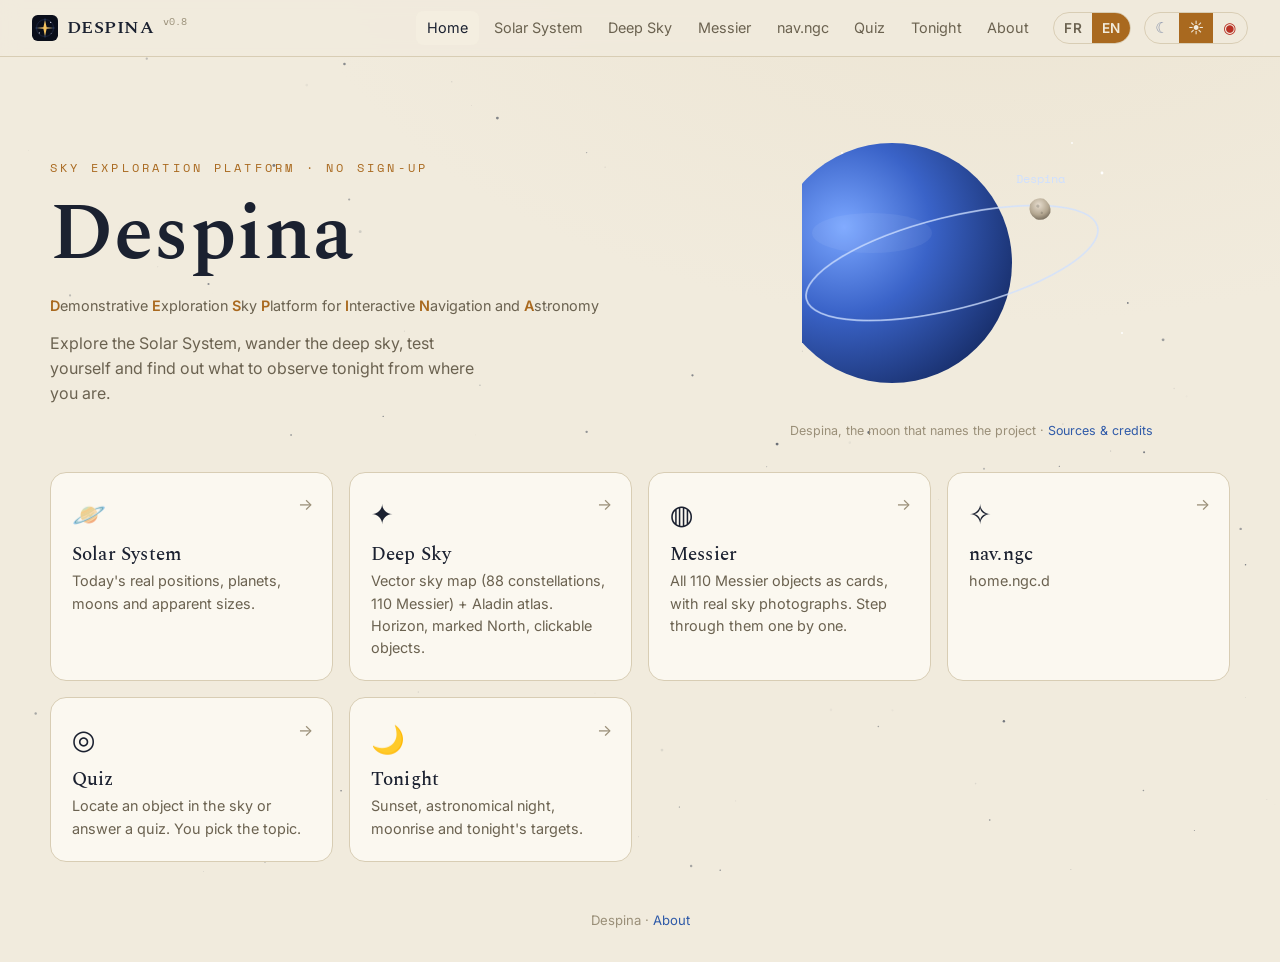
<file: index.html>
<!DOCTYPE html>
<html lang="fr" data-theme="dark">
<head>
<meta charset="utf-8">
<meta name="viewport" content="width=device-width, initial-scale=1, viewport-fit=cover">
<title>Despina — planétarium interactif</title>
<meta name="description" content="Despina : plateforme interactive d'astronomie — système solaire, ciel profond, quiz et quoi observer ce soir. Sans inscription.">
<meta name="theme-color" content="#0a0e1a">
<meta name="description" content="Carte du ciel, système solaire, catalogue Messier et quiz. Positions réelles calculées dans le navigateur, sans compte ni traceur. Fonctionne hors-ligne.">
<link rel="canonical" href="https://VOTRE-COMPTE.github.io/despina-aapp/">
<meta property="og:type" content="website">
<meta property="og:site_name" content="Despina">
<meta property="og:locale" content="fr_FR">
<meta property="og:locale:alternate" content="en_GB">
<meta property="og:url" content="https://VOTRE-COMPTE.github.io/despina-aapp/">
<meta property="og:title" content="Despina — planétarium interactif">
<meta property="og:description" content="Carte du ciel, système solaire, catalogue Messier et quiz. Positions réelles calculées dans le navigateur, sans compte ni traceur. Fonctionne hors-ligne.">
<meta property="og:image" content="https://VOTRE-COMPTE.github.io/despina-aapp/assets/img/og.png">
<meta property="og:image:width" content="1200">
<meta property="og:image:height" content="630">
<meta property="og:image:alt" content="Despina — planétarium interactif">
<meta name="twitter:card" content="summary_large_image">
<meta name="twitter:title" content="Despina — planétarium interactif">
<meta name="twitter:description" content="Carte du ciel, système solaire, catalogue Messier et quiz. Positions réelles calculées dans le navigateur, sans compte ni traceur. Fonctionne hors-ligne.">
<meta name="twitter:image" content="https://VOTRE-COMPTE.github.io/despina-aapp/assets/img/og.png">
<link rel="icon" href="./assets/img/icon.svg">
<link rel="manifest" href="./manifest.json">
<link rel="apple-touch-icon" href="./assets/img/icon.svg">
<meta name="apple-mobile-web-app-capable" content="yes">
<link rel="preconnect" href="https://fonts.googleapis.com">
<link rel="preconnect" href="https://fonts.gstatic.com" crossorigin>
<link href="https://fonts.googleapis.com/css2?family=Spectral:wght@400;500;600&family=Inter:wght@400;500;600&family=Space+Mono&display=swap" rel="stylesheet">
<link rel="stylesheet" href="./assets/css/base.css">
<script src="./assets/js/i18n.js"></script>
<script src="./assets/js/theme.js"></script>
<style>
  .hero { position:relative; overflow:hidden; }
  #stars { position:absolute; inset:0; width:100%; height:100%; z-index:0; }
  .hero-inner { position:relative; z-index:1; padding:clamp(2rem,5vw,3.5rem) 0 1rem; }
  .hero-top { display:grid; grid-template-columns:1.1fr .9fr; gap:2rem; align-items:center; }
  @media (max-width:820px){ .hero-top { grid-template-columns:1fr; } }
  .hero h1 { font-size:clamp(2.6rem,8vw,5rem); font-weight:600; letter-spacing:1px; margin:.1em 0 .1em; }
  .hero .acr { color:var(--muted); font-size:.9rem; }
  .hero .acr b { color:var(--accent); font-weight:600; }
  .lede { color:var(--muted); max-width:44ch; margin:.7rem 0 0; }
  .despina-card { text-align:center; }
  .despina-card .hero-art { width:100%; max-width:340px; height:auto; margin:0 auto; display:block; border-radius:14px; }
  .cap { color:var(--faint); font-size:.78rem; margin:.5rem 0 0; }
  .grid { display:grid; grid-template-columns:repeat(auto-fit,minmax(230px,1fr)); gap:1rem; margin-top:2rem; }
  .tile { position:relative; display:block; text-decoration:none; color:inherit; background:var(--surface);
    border:1px solid var(--line); border-radius:16px; padding:1.3rem; overflow:hidden; transition:transform .18s,border-color .18s; }
  .tile:hover { transform:translateY(-3px); border-color:var(--accent); text-decoration:none; }
  .tile .ic { font-size:1.7rem; } .tile h3 { margin:.5rem 0 .25rem; font-size:1.2rem; }
  .tile p { margin:0; color:var(--muted); font-size:.9rem; } .tile .go { position:absolute; top:1.2rem; right:1.2rem; color:var(--faint); }
</style>
</head>
<body>
<a href="#main" class="skip" data-i18n="nav.home">Accueil</a>
<header class="topbar">
  <span class="brand"><img src="./assets/img/icon.svg" width="26" height="26" alt=""><b>DESPINA</b><span class="v">v0.8</span></span>
  <nav class="nav">
    <a href="./index.html" class="active" data-i18n="nav.home">Accueil</a>
    <a href="./solar.html" data-i18n="nav.solar">Système solaire</a>
    <a href="./deepsky.html" data-i18n="nav.deepsky">Ciel profond</a>
    <a href="./messier.html" data-i18n="nav.messier">Messier</a>
    <a href="./ngc.html" data-i18n="nav.ngc">NGC</a>
    <a href="./quiz.html" data-i18n="nav.quiz">Quiz</a>
    <a href="./observe.html" data-i18n="nav.observe">Ce soir</a>
    <a href="./info.html" data-i18n="nav.info">Infos</a>
  </nav>
  <span data-lang-switch></span>
  <span data-theme-switch></span>
</header>

<main id="main" class="hero">
  <canvas id="stars" aria-hidden="true"></canvas>
  <div class="wrap hero-inner">
    <div class="hero-top">
      <div>
        <p class="eyebrow" data-i18n="home.eyebrow">Plateforme d'exploration du ciel · sans inscription</p>
        <h1>Despina</h1>
        <p class="acr" data-i18n-html="home.acronym"></p>
        <p class="lede" data-i18n="home.lede"></p>
      </div>
      <div class="despina-card">
        <svg class="hero-art" viewBox="0 0 340 300" role="img" aria-label="Illustration de Despina et de Neptune">
          <defs>
            <radialGradient id="nep" cx="30%" cy="35%" r="80%">
              <stop offset="0%" stop-color="#7aa6ff"/>
              <stop offset="45%" stop-color="#3a63c8"/><stop offset="100%" stop-color="#152a63"/>
            </radialGradient>
            <radialGradient id="moon" cx="38%" cy="35%" r="75%">
              <stop offset="0%" stop-color="#e7ddce"/><stop offset="60%" stop-color="#b3a690"/><stop offset="100%" stop-color="#6b6152"/>
            </radialGradient>
          </defs>
          <!-- étoiles -->
          <g fill="#fff"><circle cx="40" cy="40" r="1.1"/><circle cx="300" cy="60" r="1.4"/><circle cx="270" cy="30" r="0.9"/>
            <circle cx="60" cy="240" r="1.2"/><circle cx="320" cy="220" r="1"/><circle cx="30" cy="150" r="0.8"/></g>
          <!-- Neptune, limbe -->
          <circle cx="90" cy="150" r="120" fill="url(#nep)"/>
          <ellipse cx="70" cy="120" rx="60" ry="20" fill="#ffffff" opacity=".06"/>
          <!-- anneau Le Verrier -->
          <ellipse cx="150" cy="150" rx="150" ry="46" fill="none" stroke="#cfe0ff" stroke-width="2" opacity=".55" transform="rotate(-14 150 150)"/>
          <ellipse cx="150" cy="150" rx="150" ry="46" fill="none" stroke="#cfe0ff" stroke-width="0.6" opacity=".9" transform="rotate(-14 150 150)"/>
          <!-- Despina, petite lune irrégulière juste en deçà de l'anneau -->
          <g transform="translate(238,96) rotate(20)">
            <path d="M0,-11 Q9,-9 11,0 Q10,10 0,11 Q-10,9 -11,-1 Q-9,-10 0,-11 Z" fill="url(#moon)"/>
            <circle cx="-3" cy="-2" r="1.6" fill="#000" opacity=".18"/><circle cx="3" cy="3" r="1.2" fill="#000" opacity=".15"/>
          </g>
          <text x="238" y="70" text-anchor="middle" font-size="12" fill="#cfe0ff" font-family="Space Mono, monospace">Despina</text>
        </svg>
        <p class="cap"><span data-i18n="home.despina.h">Despina, la lune qui donne son nom au projet</span> ·
          <a href="#" id="sources-link" data-i18n="home.despina.sources">Sources &amp; crédits</a></p>
      </div>
    </div>

    <div class="grid">
      <a class="tile" href="./solar.html"><span class="go">→</span><div class="ic">🪐</div>
        <h3 data-i18n="nav.solar">Système solaire</h3><p data-i18n="home.solar.d"></p></a>
      <a class="tile" href="./deepsky.html"><span class="go">→</span><div class="ic">✦</div>
        <h3 data-i18n="nav.deepsky">Ciel profond</h3><p data-i18n="home.deepsky.d"></p></a>
      <a class="tile" href="./messier.html"><span class="go">→</span><div class="ic">◍</div>
        <h3 data-i18n="nav.messier">Messier</h3><p data-i18n="home.messier.d"></p></a>
      <a class="tile" href="./ngc.html"><span class="go">→</span><div class="ic">✧</div>
        <h3 data-i18n="nav.ngc">NGC / IC</h3><p data-i18n="home.ngc.d"></p></a>
      <a class="tile" href="./quiz.html"><span class="go">→</span><div class="ic">◎</div>
        <h3 data-i18n="nav.quiz">Quiz</h3><p data-i18n="home.quiz.d"></p></a>
      <a class="tile" href="./observe.html"><span class="go">→</span><div class="ic">🌙</div>
        <h3 data-i18n="nav.observe">Ce soir</h3><p data-i18n="home.observe.d"></p></a>
    </div>
  </div>
</main>

<footer class="wrap" style="color:var(--faint);font-size:.82rem;text-align:center;padding-top:2rem">
  Despina · <a href="./info.html" data-i18n="nav.info">Infos</a>
</footer>

<script>
// sources Despina (modale)
document.getElementById("sources-link").addEventListener("click", e=>{
  e.preventDefault();
  const en = (window.Despina.getLang&&window.Despina.getLang())==="en";
  const html = en
   ? `<h3>Despina — sources &amp; credits</h3>
      <p>Despina (Neptune V) is the third-closest inner moon of Neptune, ~150 km across and irregular. Discovered in late July 1989 from <b>Voyager 2</b> images (S. P. Synnott &amp; the Voyager Imaging Team; designation S/1989 N 3), named in 1991 after Despoina of Greek mythology. It orbits just inside the Le Verrier ring and acts as its shepherd moon.</p>
      <p>The image above is an <b>original illustration</b> made for this app (real Voyager 2 / JWST views are extremely low-resolution).</p>
      <h4>Sources</h4><ul>
        <li><a href="https://www.nasa.gov/history/30-years-ago-voyager-2-explores-neptune/" target="_blank" rel="noopener">NASA — Voyager 2 at Neptune</a></li>
        <li><a href="https://en.wikipedia.org/wiki/Despina_(moon)" target="_blank" rel="noopener">Wikipedia — Despina (moon)</a></li>
        <li><a href="https://www.britannica.com/place/Neptune-planet/The-ring-system" target="_blank" rel="noopener">Britannica — Neptune's rings</a></li>
        <li><a href="https://earthsky.org/space/webb-sees-neptunes-rings-and-moons-wow/" target="_blank" rel="noopener">JWST image of Despina (EarthSky/NASA)</a></li></ul>`
   : `<h3>Despina — sources &amp; crédits</h3>
      <p>Despina (Neptune V) est la troisième lune interne de Neptune, ~150 km, irrégulière. Découverte fin juillet 1989 sur les images de <b>Voyager 2</b> (S. P. Synnott &amp; l'équipe imagerie Voyager ; désignation S/1989 N 3), nommée en 1991 d'après Despoina de la mythologie grecque. Elle orbite juste en deçà de l'anneau Le Verrier dont elle est la lune-berger.</p>
      <p>L'image ci-dessus est une <b>illustration originale</b> réalisée pour l'appli (les vraies vues Voyager 2 / JWST sont de très faible résolution).</p>
      <h4>Sources</h4><ul>
        <li><a href="https://www.nasa.gov/history/30-years-ago-voyager-2-explores-neptune/" target="_blank" rel="noopener">NASA — Voyager 2 à Neptune</a></li>
        <li><a href="https://fr.wikipedia.org/wiki/Despina_(lune)" target="_blank" rel="noopener">Wikipédia — Despina (lune)</a></li>
        <li><a href="https://www.britannica.com/place/Neptune-planet/The-ring-system" target="_blank" rel="noopener">Britannica — anneaux de Neptune</a></li>
        <li><a href="https://earthsky.org/space/webb-sees-neptunes-rings-and-moons-wow/" target="_blank" rel="noopener">Image JWST de Despina (EarthSky/NASA)</a></li></ul>`;
  window.Despina.modal(html);
});
// champ d'étoiles
(function(){
  const c=document.getElementById('stars'),x=c.getContext('2d');let w,h,stars,DPR;
  const reduce=matchMedia('(prefers-reduced-motion: reduce)').matches;
  const ink=v=>getComputedStyle(document.documentElement).getPropertyValue(v).trim();
  function resize(){DPR=Math.min(devicePixelRatio||1,2);w=c.clientWidth;h=c.clientHeight;c.width=w*DPR;c.height=h*DPR;x.setTransform(DPR,0,0,DPR,0,0);
    const n=Math.min(160,Math.floor(w*h/9000));stars=Array.from({length:n},()=>({x:Math.random()*w,y:Math.random()*h,r:Math.random()*1.3+.2,p:Math.random()*6.28,s:Math.random()*.02+.004}));}
  function frame(t){x.clearRect(0,0,w,h);const col=ink('--star')||'#fff';
    for(const s of stars){const a=reduce?.7:(0.35+0.35*Math.sin(s.p+t*s.s));x.globalAlpha=a;x.fillStyle=col;x.beginPath();x.arc(s.x,s.y,s.r,0,6.28);x.fill();}
    x.globalAlpha=1;if(!reduce)requestAnimationFrame(frame);}
  addEventListener('resize',resize);resize();requestAnimationFrame(frame);
})();
</script>
</body>
</html>
</file>
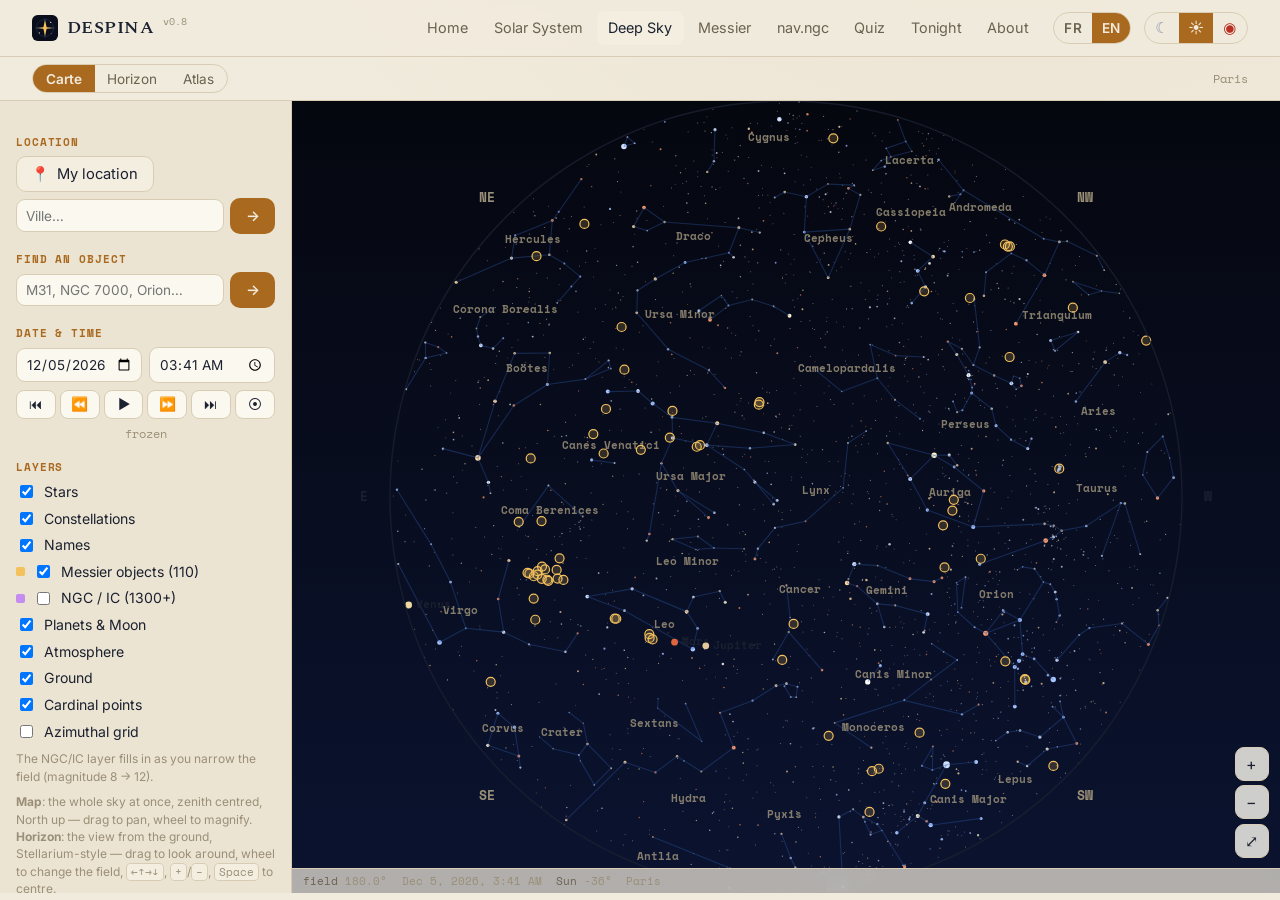
<file: deepsky.html>
<!DOCTYPE html>
<html lang="fr" data-theme="dark">
<head>
<meta charset="utf-8">
<meta name="viewport" content="width=device-width, initial-scale=1, viewport-fit=cover">
<title>Ciel profond — carte du ciel interactive | Despina</title>
<meta name="theme-color" content="#0a0e1a">
<meta name="description" content="Carte du ciel vectorielle ancrée à l'horizon : 88 constellations, 110 objets Messier et 1300+ NGC/IC. Déplacement, zoom, choix du lieu, de la date et de l'heure.">
<link rel="canonical" href="https://VOTRE-COMPTE.github.io/despina-aapp/deepsky.html">
<meta property="og:type" content="website">
<meta property="og:site_name" content="Despina">
<meta property="og:locale" content="fr_FR">
<meta property="og:locale:alternate" content="en_GB">
<meta property="og:url" content="https://VOTRE-COMPTE.github.io/despina-aapp/deepsky.html">
<meta property="og:title" content="Ciel profond — carte du ciel interactive | Despina">
<meta property="og:description" content="Carte du ciel vectorielle ancrée à l'horizon : 88 constellations, 110 objets Messier et 1300+ NGC/IC. Déplacement, zoom, choix du lieu, de la date et de l'heure.">
<meta property="og:image" content="https://VOTRE-COMPTE.github.io/despina-aapp/assets/img/og.png">
<meta property="og:image:width" content="1200">
<meta property="og:image:height" content="630">
<meta property="og:image:alt" content="Despina — planétarium interactif">
<meta name="twitter:card" content="summary_large_image">
<meta name="twitter:title" content="Ciel profond — carte du ciel interactive | Despina">
<meta name="twitter:description" content="Carte du ciel vectorielle ancrée à l'horizon : 88 constellations, 110 objets Messier et 1300+ NGC/IC.">
<meta name="twitter:image" content="https://VOTRE-COMPTE.github.io/despina-aapp/assets/img/og.png">
<link rel="icon" href="./assets/img/icon.svg">
<link rel="manifest" href="./manifest.json">
<link href="https://fonts.googleapis.com/css2?family=Spectral:wght@400;500;600&family=Inter:wght@400;500;600&family=Space+Mono&display=swap" rel="stylesheet">
<link rel="stylesheet" href="./assets/css/base.css">
<script src="./assets/js/i18n.js"></script>
<script src="./assets/js/theme.js"></script>
<style>
  .modebar{display:flex;gap:.4rem;padding:.45rem clamp(.8rem,3vw,2rem);border-bottom:1px solid var(--line);
    align-items:center;flex-wrap:wrap}
  .seg{display:inline-flex;border:1px solid var(--line);border-radius:999px;overflow:hidden}
  .seg button{background:transparent;border:0;color:var(--muted);padding:.35rem .8rem;font-family:inherit;
    cursor:pointer;font-size:.85rem;white-space:nowrap}
  .seg button[aria-pressed="true"]{background:var(--accent);color:var(--bg);font-weight:600}
  .modebar .loc{margin-left:auto;color:var(--faint);font-size:.78rem;font-family:"Space Mono",monospace;
    overflow:hidden;text-overflow:ellipsis;white-space:nowrap;max-width:42%}
  .panel-btn{display:none}

  .sky-layout{display:grid;grid-template-columns:292px 1fr;height:calc(100dvh - 108px)}
  .panel{border-right:1px solid var(--line);padding:1rem;overflow-y:auto;background:var(--bg-2)}
  .grp{margin:1rem 0 .35rem;font:600 .7rem "Space Mono",monospace;text-transform:uppercase;
    letter-spacing:.08em;color:var(--accent)}
  .row{display:flex;gap:.4rem;align-items:center;margin:.35rem 0}
  .row input[type=text],.row input[type=search],.row input[type=date],.row input[type=time]{
    flex:1;min-width:0;background:var(--surface);border:1px solid var(--line);border-radius:9px;
    color:var(--ink);padding:.45rem .55rem;font-family:inherit;font-size:.85rem}
  .toggle{display:flex;align-items:center;gap:.5rem;margin:.3rem 0;font-size:.88rem;cursor:pointer}
  .toggle .sw{width:9px;height:9px;border-radius:2px;flex:none}
  #horizon-only{display:block}
  .hint{color:var(--faint);font-size:.75rem;margin:.5rem 0 0;line-height:1.45}
  .hint kbd{background:var(--surface-2);border:1px solid var(--line);border-radius:4px;padding:0 .25rem;
    font-family:"Space Mono",monospace;font-size:.9em}

  /* barre d'écoulement du temps, à la Stellarium */
  .flow{display:flex;gap:.25rem;align-items:center;margin:.4rem 0}
  .flow button{flex:1;background:var(--surface);border:1px solid var(--line);border-radius:8px;color:var(--ink);
    cursor:pointer;font-size:.85rem;padding:.35rem 0;font-family:inherit}
  .flow button:hover{border-color:var(--accent)}
  .flow button.on{background:var(--accent);color:var(--bg);border-color:transparent}
  .rate{font:.72rem "Space Mono",monospace;color:var(--faint);text-align:center;margin:.1rem 0 0}

  .fiche{background:var(--surface);border:1px solid var(--line);border-radius:12px;padding:.7rem .8rem;margin-top:.6rem;font-size:.9rem}
  .fiche h3{margin:0 0 .2rem;font-size:1.02rem}
  .fiche .mono{color:var(--muted);font-size:.78rem;font-family:"Space Mono",monospace}
  .fiche table{width:100%;border-collapse:collapse;font-size:.76rem;margin-top:.45rem}
  .fiche td{padding:.18rem 0;border-bottom:1px dashed var(--line);color:var(--faint)}
  .fiche td:last-child{text-align:right;font-family:"Space Mono",monospace;color:var(--muted)}
  .fiche .acts{display:flex;gap:.35rem;flex-wrap:wrap;margin-top:.5rem}
  .fiche .acts .btn{font-size:.76rem;padding:.3rem .55rem}
  .fiche .fphoto{position:relative;margin:.5rem 0;border-radius:9px;overflow:hidden;background:#05070f;aspect-ratio:1/1}
  .fiche .fphoto img{width:100%;height:100%;object-fit:cover;display:block}
  .fiche .fphoto .ld{position:absolute;inset:0;display:grid;place-items:center;color:var(--faint);
    font:.7rem "Space Mono",monospace}

  #skywrap{position:relative;min-width:0;overflow:hidden}
  #skymap{width:100%;height:100%;display:block;outline:none}
  .zoombar{position:absolute;right:.7rem;bottom:2.2rem;display:flex;flex-direction:column;gap:.3rem;z-index:5}
  .zoombar button{width:34px;height:34px;border-radius:9px;background:color-mix(in srgb,var(--surface) 82%,transparent);
    border:1px solid var(--line);color:var(--ink);cursor:pointer;font-size:1rem;line-height:1;
    backdrop-filter:blur(6px);font-family:inherit}
  .zoombar button:hover{border-color:var(--accent)}
  /* barre d'état, comme le bandeau bas de Stellarium */
  .statusbar{position:absolute;left:0;right:0;bottom:0;display:flex;gap:.9rem;padding:.28rem .7rem;
    background:color-mix(in srgb,var(--bg) 72%,transparent);backdrop-filter:blur(6px);
    border-top:1px solid var(--line);font:.68rem "Space Mono",monospace;color:var(--faint);
    overflow-x:auto;white-space:nowrap;z-index:4}
  .statusbar b{color:var(--muted);font-weight:400}

  #view-aladin{height:calc(100dvh - 108px)}
  #aladin-lite-div{width:100%;height:100%}
  .al-controls{display:flex;gap:.4rem;flex-wrap:wrap;padding:.5rem clamp(.8rem,3vw,2rem);border-bottom:1px solid var(--line)}
  .al-controls input{flex:1;min-width:110px;background:var(--surface);border:1px solid var(--line);
    border-radius:9px;color:var(--ink);padding:.45rem .55rem;font-family:inherit}
  .al-controls .btn{font-size:.78rem}

  @media (max-width:860px){
    .panel-btn{display:inline-flex;align-items:center;gap:.3rem;font-size:.82rem;padding:.35rem .7rem}
    .sky-layout{grid-template-columns:1fr;height:auto}
    #skywrap{height:min(92vw,66dvh)}
    .panel{position:fixed;z-index:50;left:0;right:0;bottom:0;max-height:74dvh;border-right:0;
      border-top:1px solid var(--line);border-radius:16px 16px 0 0;box-shadow:var(--shadow);
      transform:translateY(101%);transition:transform .25s ease;padding:.9rem 1rem 1.4rem}
    .panel.open{transform:translateY(0)}
    .panel .drawer-close{display:block;position:sticky;top:0;margin:-.9rem -1rem .4rem;padding:.6rem 1rem;
      background:var(--bg-2);border:0;border-bottom:1px solid var(--line);color:var(--muted);
      width:calc(100% + 2rem);text-align:left;font-family:inherit;font-size:.85rem;cursor:pointer}
    .panel-back{position:fixed;inset:0;z-index:49;background:rgba(0,0,0,.45);border:0}
    .panel-back[hidden]{display:none}
  }
  @media (min-width:861px){ .panel .drawer-close{display:none} .panel-back{display:none} }
</style>
</head>
<body>
<header class="topbar">
  <span class="brand"><img src="./assets/img/icon.svg" width="26" height="26" alt=""><b>DESPINA</b><span class="v">v0.8</span></span>
  <nav class="nav">
    <a href="./index.html" data-i18n="nav.home">Accueil</a>
    <a href="./solar.html" data-i18n="nav.solar">Système solaire</a>
    <a href="./deepsky.html" class="active" data-i18n="nav.deepsky">Ciel profond</a>
    <a href="./messier.html" data-i18n="nav.messier">Messier</a>
    <a href="./ngc.html" data-i18n="nav.ngc">NGC</a>
    <a href="./quiz.html" data-i18n="nav.quiz">Quiz</a>
    <a href="./observe.html" data-i18n="nav.observe">Ce soir</a>
    <a href="./info.html" data-i18n="nav.info">Infos</a>
  </nav>
  <span data-lang-switch></span><span data-theme-switch></span>
</header>

<div class="modebar">
  <span class="seg" id="mode">
    <button data-m="map" aria-pressed="true" id="m-map" title="Carte tout-le-ciel, zénith au centre">Carte</button>
    <button data-m="horizon" aria-pressed="false" id="m-horizon" title="Vue depuis le sol, façon Stellarium">Horizon</button>
    <button data-m="aladin" aria-pressed="false" id="m-aladin" title="Imagerie réelle (Aladin / CDS)">Atlas</button>
  </span>
  <button class="btn panel-btn" id="panel-btn">⚙ <span id="t-settings">Réglages</span></button>
  <span class="loc" id="loc-label">Paris</span>
</div>

<div class="sky-layout" id="view-map">
  <button class="panel-back" id="panel-back" hidden aria-label="Fermer"></button>
  <aside class="panel" id="panel">
    <button class="drawer-close" id="drawer-close">✕ <span id="t-close">Fermer</span></button>

    <div class="grp" id="g-place">Lieu</div>
    <div class="row"><button class="btn" id="geo">📍 <span id="t-geo">Ma position</span></button></div>
    <div class="row"><input type="text" id="city" placeholder="Ville…" aria-label="Ville">
      <button class="btn primary" id="cityGo">→</button></div>

    <div class="grp" id="g-find">Chercher un objet</div>
    <div class="row"><input type="search" id="find" placeholder="M31, NGC 7000, Orion…" aria-label="Chercher">
      <button class="btn primary" id="findGo">→</button></div>

    <div class="grp" id="g-time">Date & heure</div>
    <div class="row"><input type="date" id="date" aria-label="Date"><input type="time" id="time" aria-label="Heure"></div>
    <div class="flow">
      <button id="f-back" title="−1 h">⏮</button>
      <button id="f-slow" title="Ralentir">⏪</button>
      <button id="f-play" title="Lecture / pause">▶</button>
      <button id="f-fast" title="Accélérer">⏩</button>
      <button id="f-fwd" title="+1 h">⏭</button>
      <button id="f-now" title="Maintenant">⦿</button>
    </div>
    <p class="rate" id="rate"></p>

    <div class="grp" id="g-layers">Calques</div>
    <label class="toggle"><input type="checkbox" id="l-stars" checked> <span id="t-stars">Étoiles</span></label>
    <label class="toggle"><input type="checkbox" id="l-const" checked> <span id="t-const">Constellations</span></label>
    <label class="toggle"><input type="checkbox" id="l-labels" checked> <span id="t-labels">Noms</span></label>
    <label class="toggle"><span class="sw" style="background:#f4c15d"></span><input type="checkbox" id="l-messier" checked> <span id="t-messier">Objets Messier</span></label>
    <label class="toggle"><span class="sw" style="background:#c58cf0"></span><input type="checkbox" id="l-dso"> <span id="t-dso">NGC / IC</span></label>
    <label class="toggle"><input type="checkbox" id="l-planets" checked> <span id="t-planets">Planètes & Lune</span></label>
    <span id="horizon-only">
      <label class="toggle"><input type="checkbox" id="l-atmosphere" checked> <span id="t-atmosphere">Atmosphère</span></label>
      <label class="toggle"><input type="checkbox" id="l-ground" checked> <span id="t-ground">Sol</span></label>
    </span>
    <label class="toggle"><input type="checkbox" id="l-cardinals" checked> <span id="t-cardinals">Points cardinaux</span></label>
    <label class="toggle"><input type="checkbox" id="l-grid"> <span id="t-grid">Grille azimutale</span></label>
    <p class="hint" id="t-dsohint"></p>

    <div id="fiche"></div>
    <p class="hint" id="t-hint"></p>
  </aside>

  <div id="skywrap">
    <canvas id="skymap"></canvas>
    <div class="zoombar">
      <button id="zin" aria-label="Zoom +">+</button>
      <button id="zout" aria-label="Zoom −">−</button>
      <button id="zreset" aria-label="Vue par défaut">⤢</button>
    </div>
    <div class="statusbar" id="status"></div>
  </div>
</div>

<div id="view-aladin" hidden>
  <div class="al-controls">
    <input id="al-q" type="search" placeholder="M31, Orion, NGC 7000…">
    <button class="btn primary" id="al-go">→</button>
    <button class="btn" data-al="P/DSS2/color">DSS2</button>
    <button class="btn" data-al="P/Mellinger/color">Voie lactée</button>
    <button class="btn" data-al="P/2MASS/color">2MASS</button>
  </div>
  <div id="aladin-lite-div"></div>
</div>

<script defer src="./assets/vendor/astronomy.browser.min.js"></script>
<script defer src="./assets/js/skymap.js"></script>
<script defer src="./assets/js/skyphoto.js"></script>
<script defer>
document.addEventListener("DOMContentLoaded",()=>{
  const D=window.Despina, lang=()=>D.getLang?D.getLang():"fr";
  const el=id=>document.getElementById(id);
  const TT={fr:{settings:"Réglages",close:"Fermer",geo:"Ma position",
      stars:"Étoiles",const:"Constellations",labels:"Noms",messier:"Objets Messier (110)",dso:"NGC / IC (1300+)",
      planets:"Planètes & Lune",grid:"Grille azimutale",atmosphere:"Atmosphère",ground:"Sol",cardinals:"Points cardinaux",
      place:"Lieu",time:"Date & heure",layers:"Calques",find:"Chercher un objet",
      dsohint:"Le calque NGC/IC s'enrichit quand tu resserres le champ (magnitude 8 → 12).",
      hint:"<b>Carte</b> : tout le ciel d'un coup, zénith au centre, Nord en haut — glisse pour déplacer, molette pour agrandir. <b>Horizon</b> : la vue depuis le sol, façon Stellarium — glisse pour tourner la tête, molette pour changer le champ, <kbd>←↑→↓</kbd>, <kbd>+</kbd>/<kbd>−</kbd>, <kbd>Espace</kbd> pour centrer.",
      selc:"Constellation",selm:"Objet Messier",seld:"Objet NGC / IC",selp:"Système solaire",
      atlas:"Atlas",card:"Fiche",center:"Centrer",photo:"photo…",
      notfound:"Ville introuvable",nf2:"Objet introuvable",below:"Objet sous l'horizon à cette heure",
      mag:"mag",cons:"Constellation",alt:"Hauteur",az:"Azimut",radec:"RA / Dec",culm:"Culmine à",
      circ:"circumpolaire",never:"ne se lève jamais",
      real:"temps réel",frozen:"figé",day:"jour",
      fov:"champ",look:"regard",sun:"Soleil"},
    en:{settings:"Settings",close:"Close",geo:"My location",
      stars:"Stars",const:"Constellations",labels:"Names",messier:"Messier objects (110)",dso:"NGC / IC (1300+)",
      planets:"Planets & Moon",grid:"Azimuthal grid",atmosphere:"Atmosphere",ground:"Ground",cardinals:"Cardinal points",
      place:"Location",time:"Date & time",layers:"Layers",find:"Find an object",
      dsohint:"The NGC/IC layer fills in as you narrow the field (magnitude 8 → 12).",
      hint:"<b>Map</b>: the whole sky at once, zenith centred, North up — drag to pan, wheel to magnify. <b>Horizon</b>: the view from the ground, Stellarium-style — drag to look around, wheel to change the field, <kbd>←↑→↓</kbd>, <kbd>+</kbd>/<kbd>−</kbd>, <kbd>Space</kbd> to centre.",
      selc:"Constellation",selm:"Messier object",seld:"NGC / IC object",selp:"Solar System",
      atlas:"Atlas",card:"Card",center:"Centre",photo:"photo…",
      notfound:"City not found",nf2:"Object not found",below:"Object below the horizon at this time",
      mag:"mag",cons:"Constellation",alt:"Altitude",az:"Azimuth",radec:"RA / Dec",culm:"Culminates at",
      circ:"circumpolar",never:"never rises",
      real:"real time",frozen:"frozen",day:"day",
      fov:"field",look:"looking",sun:"Sun"}};
  const tt=k=>(TT[lang()]||TT.fr)[k];
  const TYPE={GX:{fr:"Galaxie",en:"Galaxy"},OC:{fr:"Amas ouvert",en:"Open cluster"},GC:{fr:"Amas globulaire",en:"Globular cluster"},
    NE:{fr:"Nébuleuse",en:"Nebula"},PN:{fr:"Nébuleuse planétaire",en:"Planetary nebula"},
    SR:{fr:"Rémanent de supernova",en:"Supernova remnant"},GG:{fr:"Groupe de galaxies",en:"Galaxy group"},
    OT:{fr:"Astérisme / autre",en:"Asterism / other"}};

  function labels(){
    ["settings","close","geo","stars","const","labels","messier","dso","planets","grid",
     "atmosphere","ground","cardinals","dsohint"].forEach(k=>{ const e=el("t-"+k); if(e) e.textContent=tt(k); });
    el("t-hint").innerHTML=tt("hint");
    el("g-place").textContent=tt("place"); el("g-time").textContent=tt("time");
    el("g-layers").textContent=tt("layers"); el("g-find").textContent=tt("find");
  }
  labels();

  let sm, sky, CONS_FR={}, loc={lat:48.8566,lon:2.3522,name:"Paris"}, lastSel=null;
  const RATES=[-86400,-3600,-600,-60,-10,-1,1,10,60,600,3600,86400];
  let ri=RATES.indexOf(1);

  const two=n=>String(n).padStart(2,"0");
  const isoD=d=>`${d.getFullYear()}-${two(d.getMonth()+1)}-${two(d.getDate())}`;
  const isoT=d=>`${two(d.getHours())}:${two(d.getMinutes())}`;
  function consName(ra,dec){ try{ const c=window.Astronomy.Constellation(ra/15,dec);
      return lang()==="en"?c.name:(CONS_FR[c.symbol]||c.name); }catch(e){ return null; } }
  const fmtRa=ra=>{const h=ra/15,hh=Math.floor(h),mm=Math.floor((h-hh)*60);return `${hh}h${two(mm)}`;};
  const fmtDec=d=>{const s=d<0?"−":"+",a=Math.abs(d);return `${s}${Math.floor(a)}°${two(Math.round((a-Math.floor(a))*60))}′`;};

  // barre d'état + synchro des champs date/heure pendant que le temps s'écoule
  function onView(v){
    el("status").innerHTML =
      `<span><b>${tt("fov")}</b> ${v.fov<1?v.fov.toFixed(2):v.fov.toFixed(1)}°</span>`+
      (v.proj==="stereo"?`<span><b>${tt("look")}</b> az ${v.az.toFixed(0)}° / h ${v.alt.toFixed(0)}°</span>`:"")+
      `<span>${v.date.toLocaleString(lang()==="en"?"en":"fr-FR",{dateStyle:"medium",timeStyle:"short"})}</span>`+
      (v.sunAlt!=null?`<span><b>${tt("sun")}</b> ${v.sunAlt.toFixed(0)}°</span>`:"")+
      `<span>${loc.name}</span>`;
    if (document.activeElement!==el("date")) el("date").value=isoD(v.date);
    if (document.activeElement!==el("time")) el("time").value=isoT(v.date);
    el("f-play").classList.toggle("on", v.playing);
    el("f-play").textContent = v.playing ? "⏸" : "▶";
    el("rate").textContent = !v.playing ? tt("frozen")
      : v.rate===1 ? tt("real")
      : Math.abs(v.rate)===86400 ? (v.rate<0?"−1 ":"1 ")+tt("day")+"/s"
      : "×"+v.rate;
  }

  fetch("./assets/data/sky.json").then(r=>r.json()).then(data=>{
    sky=data; CONS_FR=Object.fromEntries(data.consts.map(c=>[c.d,c.fr]));
    sm=D.SkyMap(el("skymap"),{ data, location:loc, date:new Date(), projection:"allsky",
      layers:{atmosphere:false, ground:false}, onSelect:showFiche, onView });
    setMode("map");
    const go=new URLSearchParams(location.search).get("go");
    if(go){ el("find").value=go; findObj(); }
  }).catch(()=>{ el("skywrap").innerHTML='<p style="color:var(--muted);padding:1rem">Données du ciel indisponibles.</p>'; });

  function showFiche(sel){
    lastSel=sel;
    const f=el("fiche");
    if(!sel){ f.innerHTML=""; return; }
    const pos = sel.alt!=null ? `
      <table>
        <tr><td>${tt("alt")}</td><td>${sel.alt.toFixed(1)}°</td></tr>
        <tr><td>${tt("az")}</td><td>${sel.az.toFixed(1)}°</td></tr>
        <tr><td>${tt("radec")}</td><td>${fmtRa(sel.ra)} / ${fmtDec(sel.dec)}</td></tr>
        ${sel.culm!=null?`<tr><td>${tt("culm")}</td><td>${sel.culm.toFixed(0)}°${sel.circumpolar?" · "+tt("circ"):""}</td></tr>`:""}
      </table>` : "";

    if(sel.kind==="const"){
      f.innerHTML=`<div class="fiche"><span class="eyebrow">${tt("selc")}</span>
        <h3>${lang()==="en"?sel.la:sel.fr}</h3>
        <div class="mono">${sel.la}${sel.gen?" · "+sel.gen:""}</div>
        <div class="acts"><button class="btn" data-cs>${tt("center")}</button>
          <button class="btn" data-atlas="${sel.la}">${tt("atlas")}</button></div></div>`;
    } else if(sel.kind==="planet"){
      f.innerHTML=`<div class="fiche"><span class="eyebrow">${tt("selp")}</span>
        <h3>${sel.name[lang()]}</h3>${pos}
        <div class="acts"><button class="btn" data-cs>${tt("center")}</button></div></div>`;
    } else {
      const alt2 = sel.kind==="messier" ? (sel.alt2||"") : (lang()==="en"?sel.en:sel.fr);
      const cn = sel.cons ? (lang()==="en"?sel.cons:(CONS_FR[sel.cons]||sel.cons)) : consName(sel.ra,sel.dec);
      f.innerHTML=`<div class="fiche"><span class="eyebrow">${sel.kind==="messier"?tt("selm"):tt("seld")}</span>
        <h3>${sel.name}${alt2?` · ${alt2}`:""}</h3>
        <div class="fphoto" id="fphoto"><span class="ld">${tt("photo")}</span></div>
        <div class="mono">${TYPE[sel.type]?TYPE[sel.type][lang()]:sel.type} · ${tt("mag")} ${sel.mag??"—"}${sel.dim?` · ${sel.dim}′`:""}</div>
        ${cn?`<div class="mono">${tt("cons")} : ${cn}</div>`:""}
        ${pos}
        <div class="acts">
          <button class="btn" data-cs>${tt("center")}</button>
          ${sel.kind==="messier"?`<a class="btn" href="./messier.html?go=${encodeURIComponent(sel.name)}">${tt("card")}</a>`:""}
          <button class="btn" data-atlas="${sel.name}">${tt("atlas")}</button>
        </div></div>`;
      const box=f.querySelector("#fphoto");
      if(box && D.photoImg){
        const img=D.photoImg(sel.ra,sel.dec,{dim:sel.dim,size:260,alt:sel.name,onFail:()=>box.remove()});
        img.addEventListener("load",()=>{ const l=box.querySelector(".ld"); if(l) l.remove(); });
        box.appendChild(img);
      }
    }
    f.querySelectorAll("[data-atlas]").forEach(b=>b.addEventListener("click",()=>toAtlas(b.dataset.atlas)));
    f.querySelectorAll("[data-cs]").forEach(b=>b.addEventListener("click",()=>{
      if(!sm.centerSelected()) warn(tt("below"));
    }));
  }

  function findObj(){
    const q=el("find").value.trim(); if(!q||!sky||!sm) return;
    const k=q.toLowerCase().replace(/\s+/g," ");
    const m=sky.messier.find(x=>x[0].toLowerCase()===k || (x[5]||"").toLowerCase()===k);
    if(m){ if(!sm.centerOn(m[1],m[2],12)) return warn(tt("below"));
      sm.select({kind:"messier",name:m[0]}, true); return; }
    const o=sky.dso.find(x=>x[0].toLowerCase()===k || (x[6]||"").toLowerCase()===k || (x[7]||"").toLowerCase()===k);
    if(o){ sm.setLayer("dso",true); el("l-dso").checked=true;
      if(!sm.centerOn(o[1],o[2],8)) return warn(tt("below"));
      sm.select({kind:"dso",name:o[0]}, true); return; }
    const c=sky.consts.find(x=>[x.d,x.la,x.en,x.fr].some(n=>(n||"").toLowerCase()===k));
    if(c){ if(!sm.centerOn(c.pt[0],c.pt[1],45)) return warn(tt("below"));
      sm.select({kind:"const",d:c.d}, true); return; }
    warn(tt("nf2"));
  }
  function warn(msg){ const s=el("status"); s.innerHTML=`<span style="color:var(--accent)">${msg}</span>`;
    setTimeout(()=>{ if(sm) sm.redraw(); },2400); }
  el("findGo").addEventListener("click",findObj);
  el("find").addEventListener("keydown",e=>{ if(e.key==="Enter") findObj(); });

  const setLayer=(id,key)=>el(id).addEventListener("change",e=>sm&&sm.setLayer(key,e.target.checked));
  ["l-stars,stars","l-const,constellations","l-labels,labels","l-messier,messier","l-dso,dso",
   "l-planets,planets","l-grid,grid","l-atmosphere,atmosphere","l-ground,ground","l-cardinals,cardinals"]
    .forEach(s=>{ const [id,k]=s.split(","); setLayer(id,k); });

  el("zin").addEventListener("click",()=>sm&&sm.zoomIn());
  el("zout").addEventListener("click",()=>sm&&sm.zoomOut());
  el("zreset").addEventListener("click",()=>sm&&sm.resetView());

  // ----- écoulement du temps -----
  const shift=h=>{ const s=sm.getState(); sm.setDate(new Date(s.date.getTime()+h*3600000)); };
  el("f-back").addEventListener("click",()=>shift(-1));
  el("f-fwd").addEventListener("click",()=>shift(1));
  el("f-now").addEventListener("click",()=>{ ri=RATES.indexOf(1); sm.setRate(1); sm.pause(); sm.setNow(); });
  el("f-play").addEventListener("click",()=>{ const s=sm.getState(); s.playing?sm.pause():sm.play(true); });
  el("f-slow").addEventListener("click",()=>{ ri=Math.max(0,ri-1); sm.setRate(RATES[ri]); sm.play(true); });
  el("f-fast").addEventListener("click",()=>{ ri=Math.min(RATES.length-1,ri+1); sm.setRate(RATES[ri]); sm.play(true); });
  function applyDT(){
    const dv=el("date").value, tv=el("time").value||"00:00";
    if(!dv) return;
    const [y,mo,d]=dv.split("-").map(Number), [h,mi]=tv.split(":").map(Number);
    sm.setDate(new Date(y,mo-1,d,h,mi));
  }
  el("date").addEventListener("change",applyDT);
  el("time").addEventListener("change",applyDT);


  el("geo").addEventListener("click",()=>{
    if(!navigator.geolocation) return;
    navigator.geolocation.getCurrentPosition(p=>{
      loc={lat:p.coords.latitude,lon:p.coords.longitude,name:lang()==="en"?"My location":"Ma position"};
      if(sm)sm.setLocation(loc.lat,loc.lon,loc.name);
    },()=>warn(lang()==="en"?"Location refused":"Position refusée"));
  });
  function geocode(){
    const q=el("city").value.trim(); if(!q)return;
    fetch(`https://geocoding-api.open-meteo.com/v1/search?name=${encodeURIComponent(q)}&count=1&language=${lang()}`)
      .then(r=>r.json()).then(j=>{ const r=j.results&&j.results[0]; if(!r) return warn(tt("notfound"));
        loc={lat:r.latitude,lon:r.longitude,name:r.name+(r.country_code?" ("+r.country_code+")":"")};
        el("loc-label").textContent=loc.name;
        if(sm)sm.setLocation(loc.lat,loc.lon,loc.name);
      }).catch(()=>warn(tt("notfound")));
  }
  el("cityGo").addEventListener("click",geocode);
  el("city").addEventListener("keydown",e=>{ if(e.key==="Enter")geocode(); });

  const panel=el("panel"), back=el("panel-back");
  function drawer(on){ panel.classList.toggle("open",on); back.hidden=!on; document.body.style.overflow=on?"hidden":""; }
  el("panel-btn").addEventListener("click",()=>drawer(!panel.classList.contains("open")));
  el("drawer-close").addEventListener("click",()=>drawer(false));
  back.addEventListener("click",()=>drawer(false));
  document.addEventListener("keydown",e=>{ if(e.key==="Escape") drawer(false); });
  window.addEventListener("resize",()=>{ if(window.innerWidth>860) drawer(false); });
  document.addEventListener("despina:lang",()=>{ labels(); if(sm){ sm.redraw(); if(lastSel) showFiche(lastSel); } });

  // ----- Atlas Aladin -----
  let aladin=null, aladinLoaded=false;
  function loadAladin(){
    if(aladinLoaded) return; aladinLoaded=true;
    const s=document.createElement("script");
    s.src="https://aladin.cds.unistra.fr/AladinLite/api/v3/latest/aladin.js";
    s.onload=()=>{ if(!window.A||!A.init) return;
      A.init.then(()=>{ try{ aladin=A.aladin("#aladin-lite-div",{survey:"P/DSS2/color",fov:60,projection:"SIN",
        cooFrame:"equatorial",showReticle:true,showZoomControl:true,showFullscreenControl:true,
        showLayersControl:true,showCooGridControl:true,showSimbadPointerControl:true,target:"M31"}); }catch(e){} });
    };
    document.body.appendChild(s);
  }
  function toAtlas(name){ setMode("aladin"); loadAladin();
    const t=setInterval(()=>{ if(aladin){ clearInterval(t); try{ aladin.gotoObject(name); }catch(e){} } },300);
    setTimeout(()=>clearInterval(t),8000);
  }
  /* Trois onglets, gardés distincts :
     - "map"     : la carte tout-le-ciel d'origine (zénith au centre, N en haut,
                   loupe) — sans atmosphère ni sol, comme jusqu'à la v0.6 ;
     - "horizon" : la vue depuis le sol, façon Stellarium ;
     - "aladin"  : l'imagerie réelle du CDS. */
  let mode="map";
  function setMode(m){
    mode=m;
    document.querySelectorAll("#mode button").forEach(b=>b.setAttribute("aria-pressed",String(b.dataset.m===m)));
    const isSky = m!=="aladin";
    el("view-map").hidden = !isSky; el("view-aladin").hidden = isSky;
    el("panel-btn").style.display = isSky ? "" : "none";
    el("horizon-only").hidden = m!=="horizon";
    if(!isSky){ loadAladin(); if(sm) sm.pause(); return; }
    if(!sm) return;
    if(m==="map"){
      sm.setProjection("allsky");
      sm.setLayer("atmosphere",false); sm.setLayer("ground",false);
    } else {
      sm.setProjection("stereo");
      sm.setLayer("atmosphere", el("l-atmosphere").checked);
      sm.setLayer("ground", el("l-ground").checked);
    }
    sm.resize();
  }
  document.querySelectorAll("#mode button").forEach(b=>b.addEventListener("click",()=>setMode(b.dataset.m)));
  el("al-go").addEventListener("click",()=>{ const q=el("al-q").value.trim(); if(aladin&&q)try{aladin.gotoObject(q);}catch(e){} });
  el("al-q").addEventListener("keydown",e=>{ if(e.key==="Enter"&&aladin)try{aladin.gotoObject(e.target.value.trim());}catch(_){} });
  document.querySelectorAll("[data-al]").forEach(b=>b.addEventListener("click",()=>{ if(aladin)try{aladin.setImageSurvey(b.dataset.al);}catch(e){} }));
});
</script>
</body>
</html>
</file>
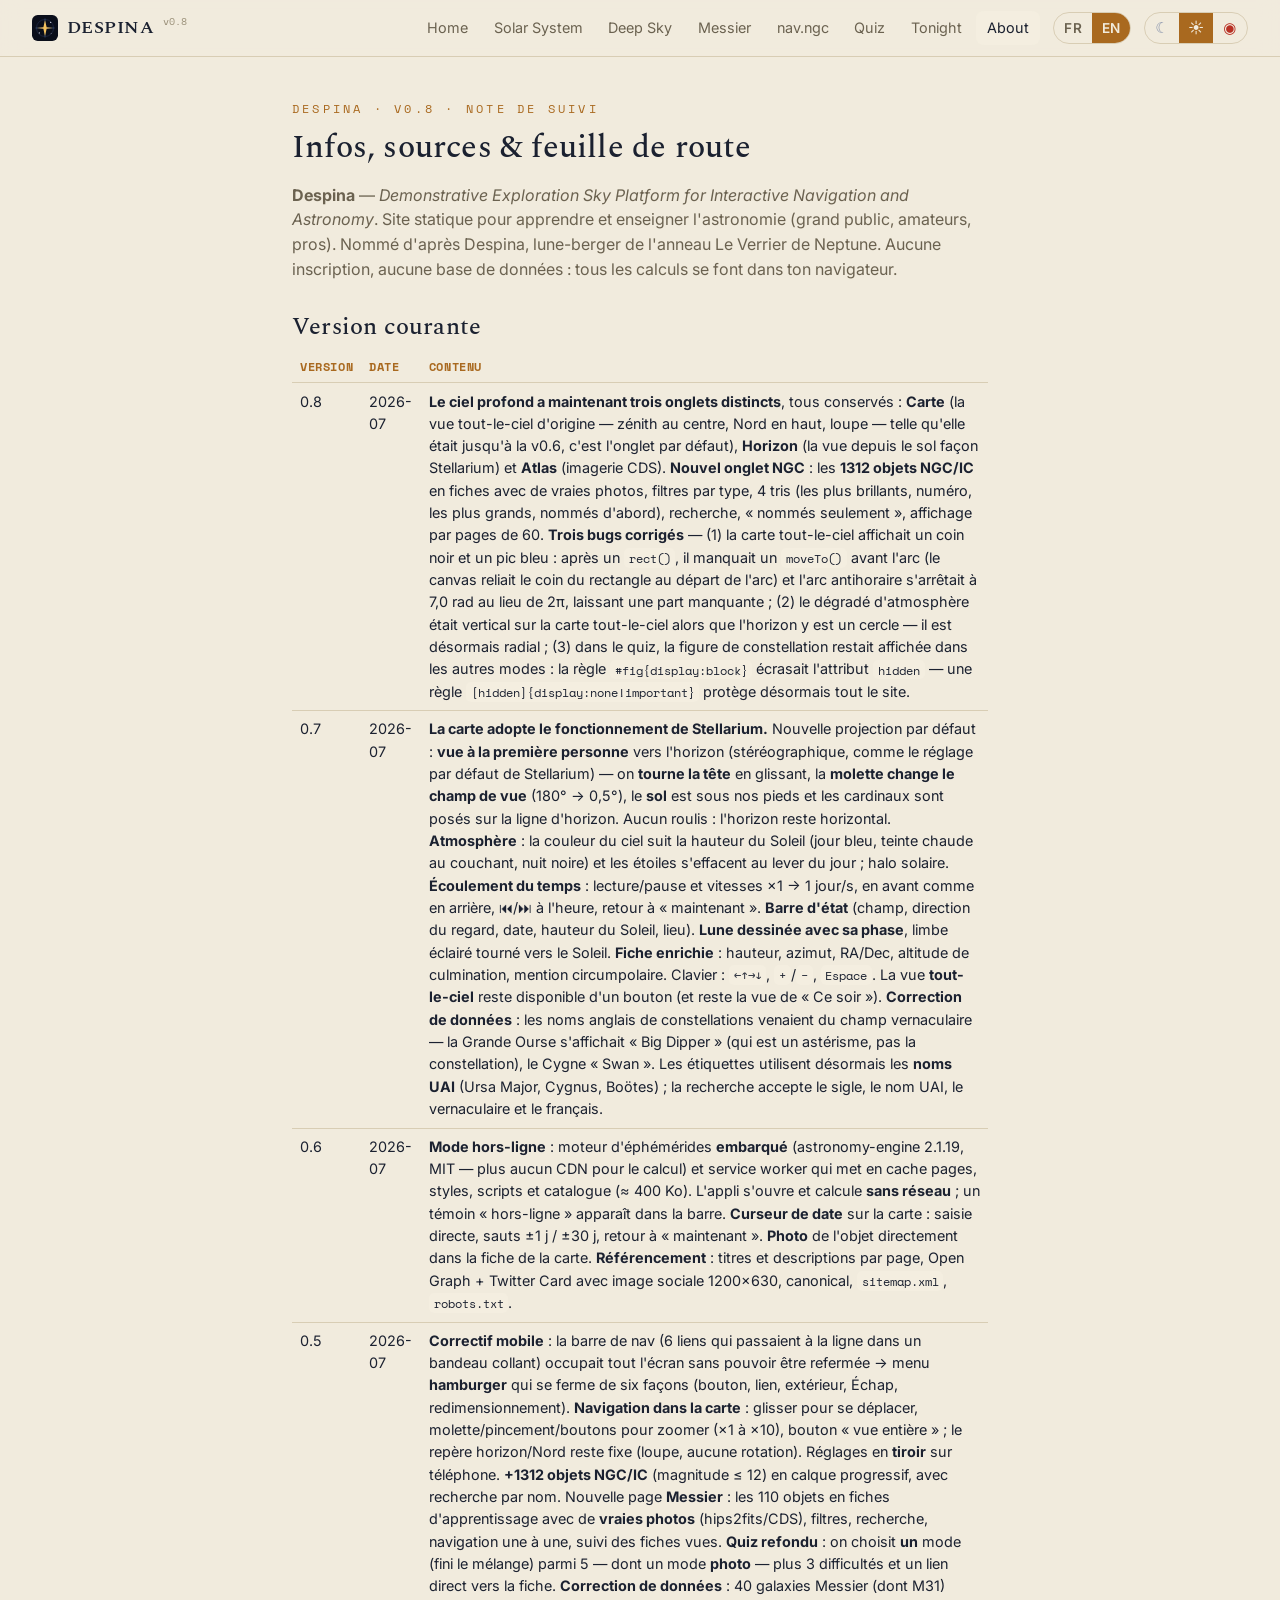
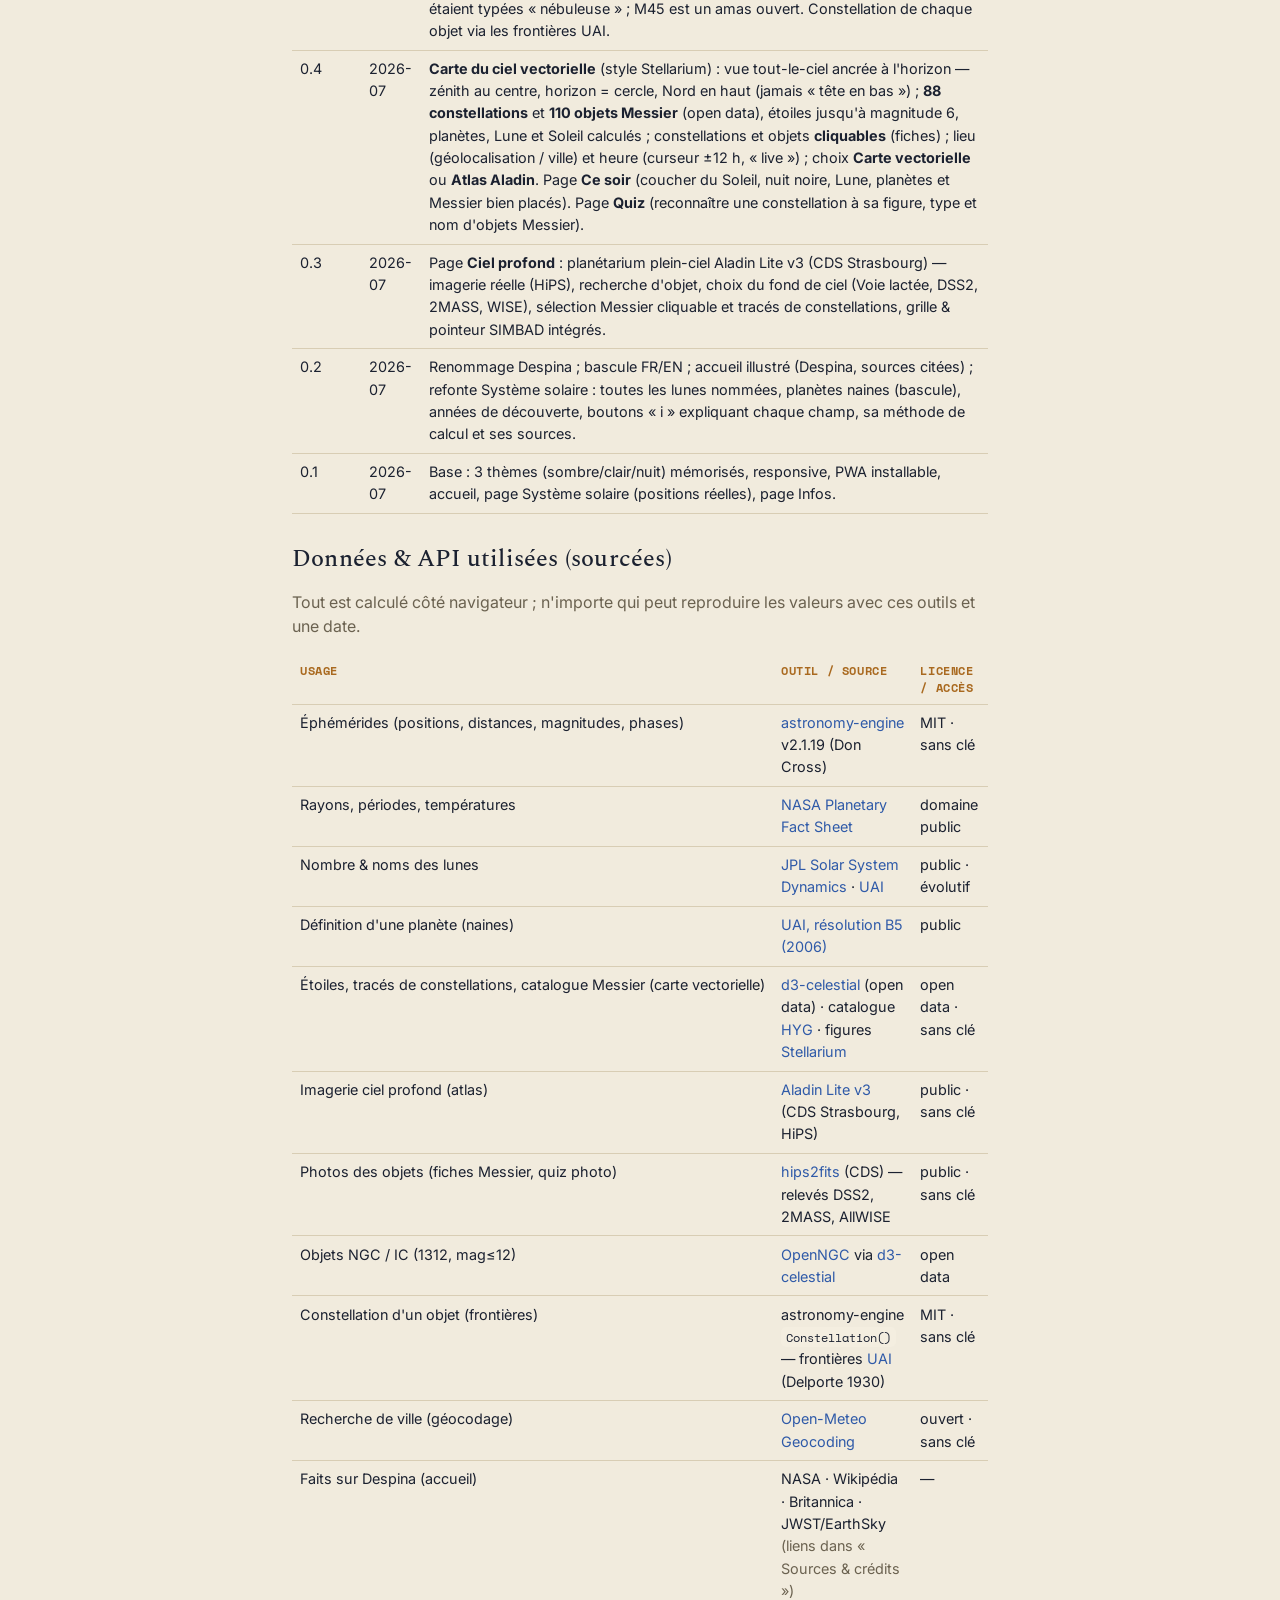
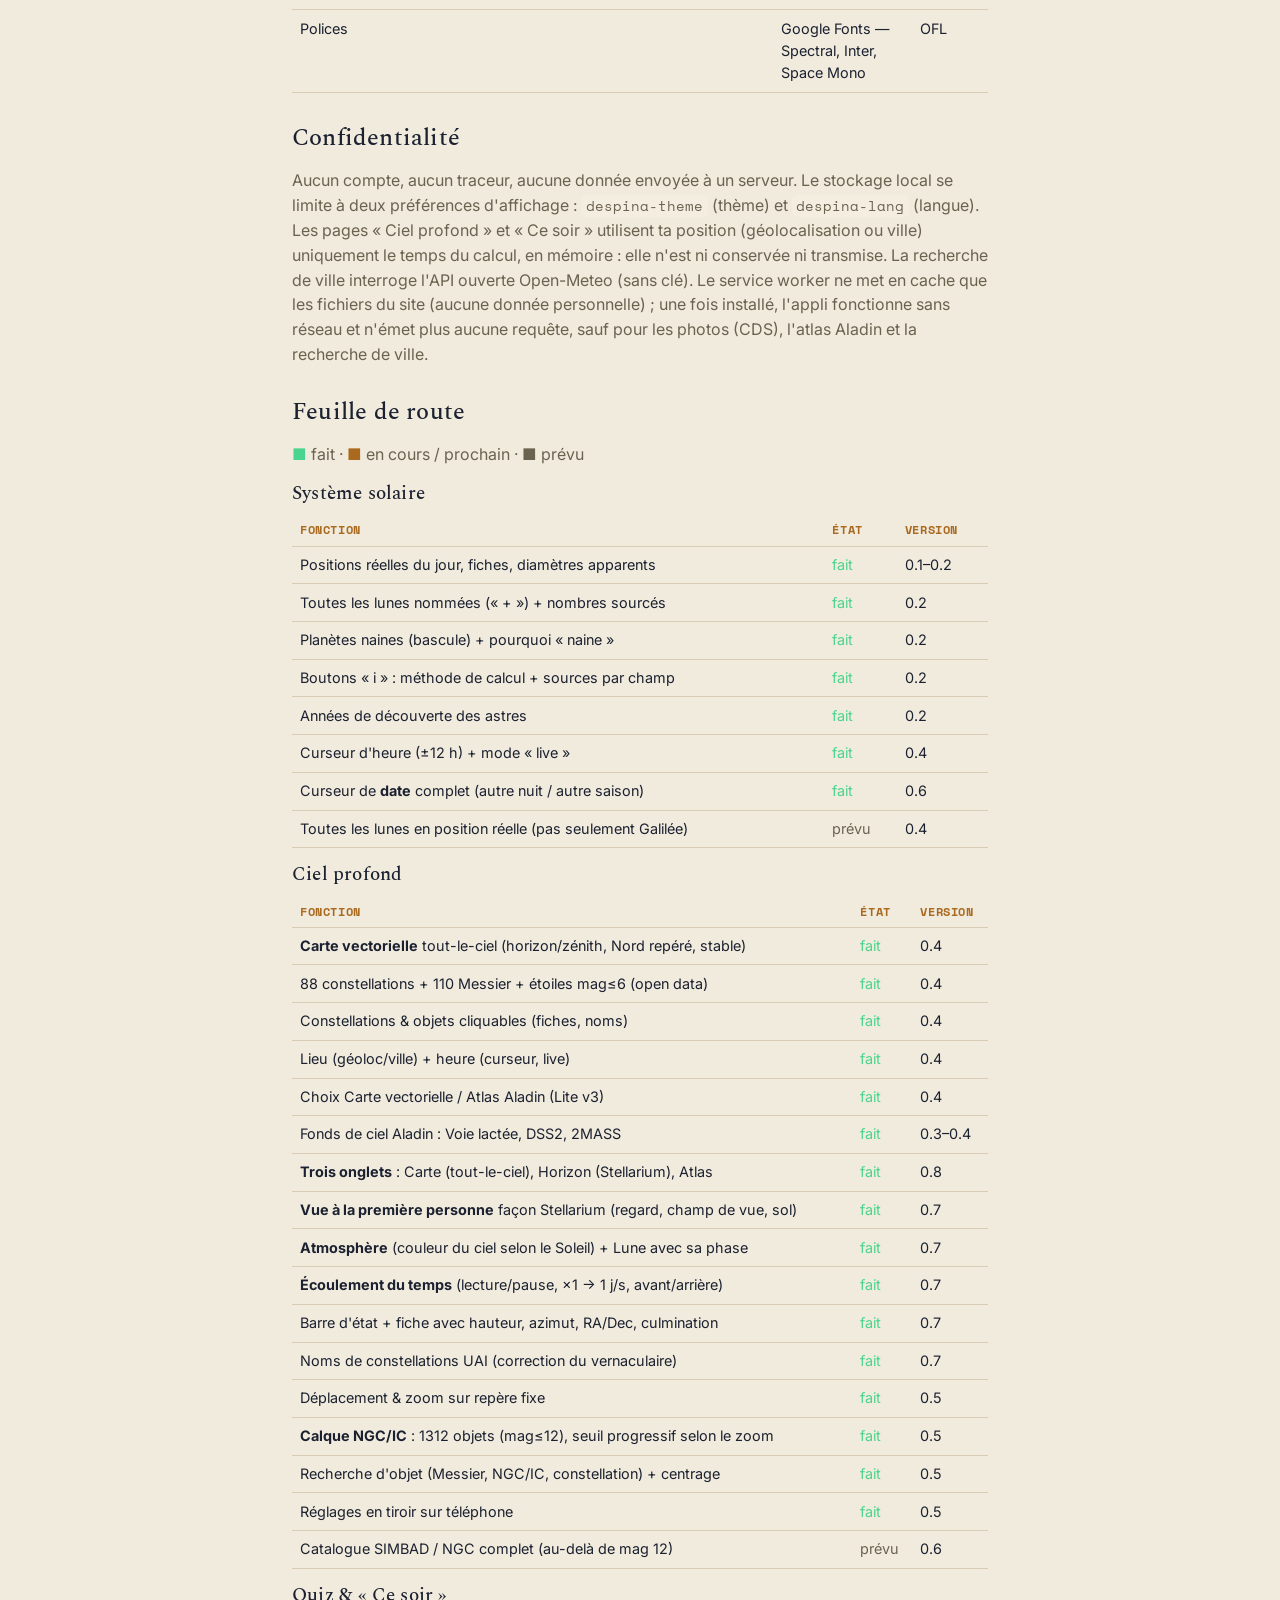
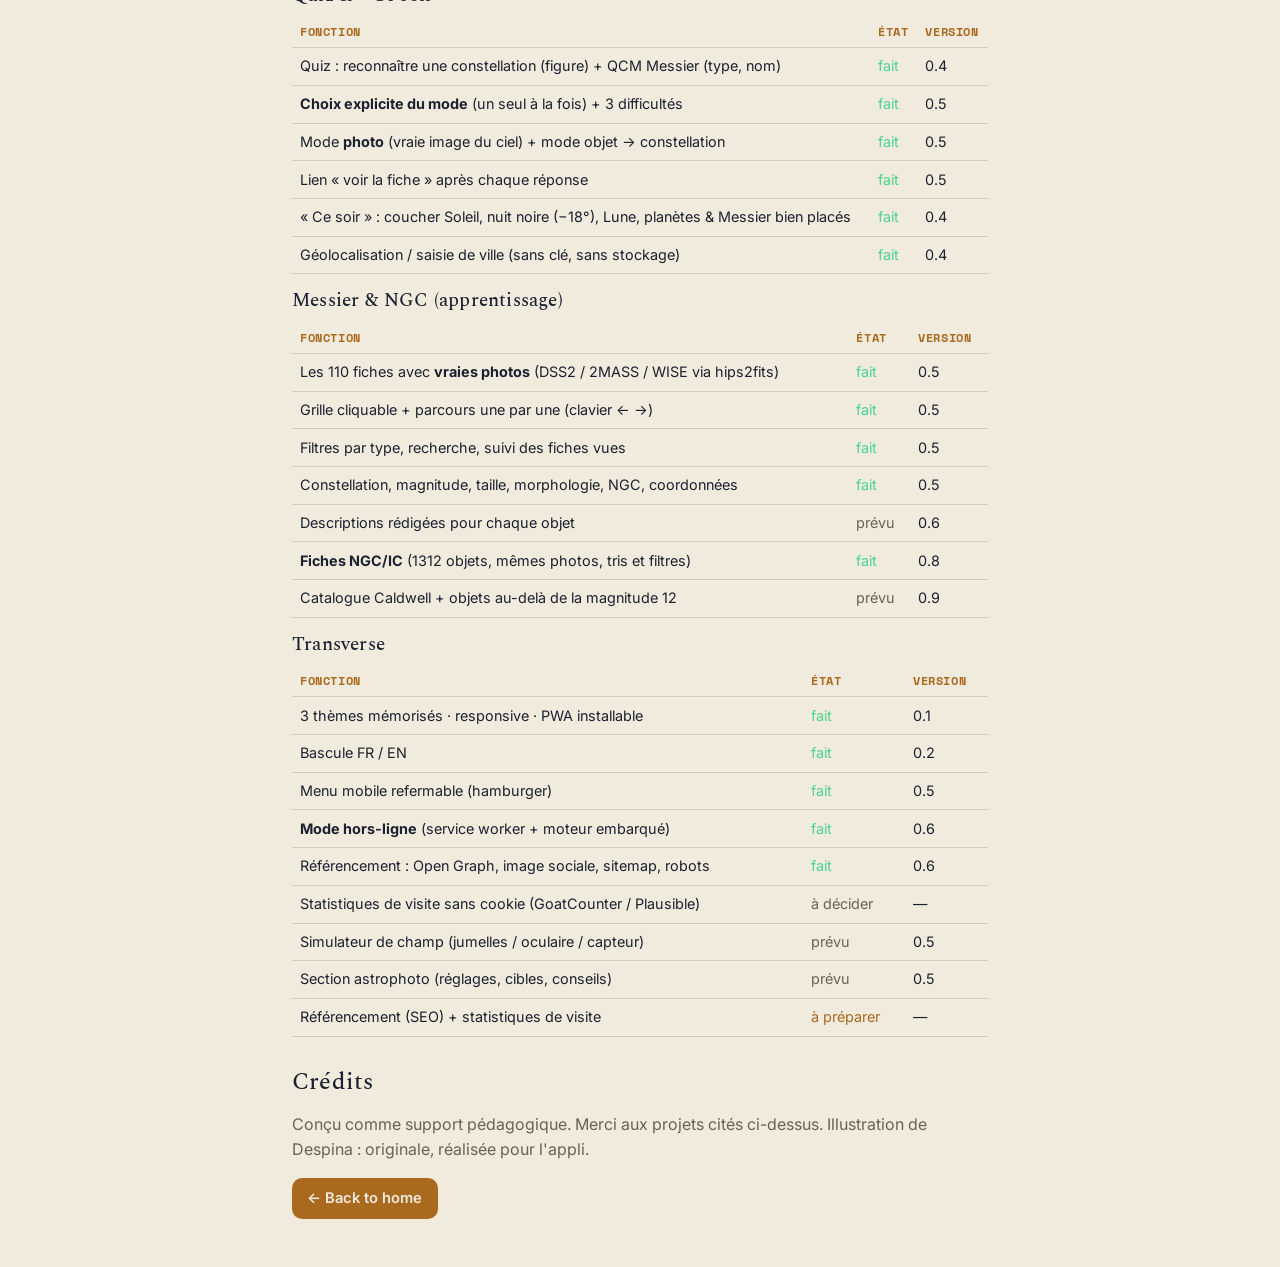
<file: info.html>
<!DOCTYPE html>
<html lang="fr" data-theme="dark">
<head>
<meta charset="utf-8">
<meta name="viewport" content="width=device-width, initial-scale=1, viewport-fit=cover">
<title>Infos, sources & feuille de route | Despina</title>
<meta name="theme-color" content="#0a0e1a">
<meta name="description" content="Sources et API utilisées, respect de la vie privée, journal des versions et feuille de route du projet Despina.">
<link rel="canonical" href="https://VOTRE-COMPTE.github.io/despina-aapp/info.html">
<meta property="og:type" content="website">
<meta property="og:site_name" content="Despina">
<meta property="og:locale" content="fr_FR">
<meta property="og:locale:alternate" content="en_GB">
<meta property="og:url" content="https://VOTRE-COMPTE.github.io/despina-aapp/info.html">
<meta property="og:title" content="Infos, sources & feuille de route | Despina">
<meta property="og:description" content="Sources et API utilisées, respect de la vie privée, journal des versions et feuille de route du projet Despina.">
<meta property="og:image" content="https://VOTRE-COMPTE.github.io/despina-aapp/assets/img/og.png">
<meta property="og:image:width" content="1200">
<meta property="og:image:height" content="630">
<meta property="og:image:alt" content="Despina — planétarium interactif">
<meta name="twitter:card" content="summary_large_image">
<meta name="twitter:title" content="Infos, sources & feuille de route | Despina">
<meta name="twitter:description" content="Sources et API utilisées, respect de la vie privée, journal des versions et feuille de route du projet Despina.">
<meta name="twitter:image" content="https://VOTRE-COMPTE.github.io/despina-aapp/assets/img/og.png">
<link rel="icon" href="./assets/img/icon.svg">
<link rel="manifest" href="./manifest.json">
<link href="https://fonts.googleapis.com/css2?family=Spectral:wght@400;500;600&family=Inter:wght@400;500;600&family=Space+Mono&display=swap" rel="stylesheet">
<link rel="stylesheet" href="./assets/css/base.css">
<script src="./assets/js/i18n.js"></script>
<script src="./assets/js/theme.js"></script>
<style>
  .prose { max-width:760px; } .prose h2 { margin-top:2rem; }
  .prose table { width:100%; border-collapse:collapse; font-size:.9rem; margin:.6rem 0 1rem; }
  .prose th,.prose td { text-align:left; padding:.45rem .5rem; border-bottom:1px solid var(--line); vertical-align:top; }
  .prose th { color:var(--accent); font:600 .74rem "Space Mono",monospace; text-transform:uppercase; letter-spacing:.05em; }
  .prose td:first-child { color:var(--ink); white-space:nowrap; }
  .prose .done { color:#4bd48e; } .prose .wip { color:var(--accent); } .prose .todo { color:var(--muted); }
  .prose code { font-family:"Space Mono",monospace; font-size:.85em; background:var(--surface-2); padding:.05rem .3rem; border-radius:5px; }
  .prose ul { padding-left:1.1rem; } .prose li { margin:.2rem 0; }
</style>
</head>
<body>
<a href="#main" class="skip" data-i18n="nav.home">Accueil</a>
<header class="topbar">
  <span class="brand"><img src="./assets/img/icon.svg" width="26" height="26" alt=""><b>DESPINA</b><span class="v">v0.8</span></span>
  <nav class="nav">
    <a href="./index.html" data-i18n="nav.home">Accueil</a>
    <a href="./solar.html" data-i18n="nav.solar">Système solaire</a>
    <a href="./deepsky.html" data-i18n="nav.deepsky">Ciel profond</a>
    <a href="./messier.html" data-i18n="nav.messier">Messier</a>
    <a href="./ngc.html" data-i18n="nav.ngc">NGC</a>
    <a href="./quiz.html" data-i18n="nav.quiz">Quiz</a>
    <a href="./observe.html" data-i18n="nav.observe">Ce soir</a>
    <a href="./info.html" class="active" data-i18n="nav.info">Infos</a>
  </nav>
  <span data-lang-switch></span><span data-theme-switch></span>
</header>

<main id="main" class="wrap prose">
  <p class="eyebrow">Despina · v0.8 · note de suivi</p>
  <h1>Infos, sources &amp; feuille de route</h1>
  <p style="color:var(--muted)"><b>Despina</b> — <i>Demonstrative Exploration Sky Platform for Interactive Navigation and Astronomy</i>.
  Site statique pour apprendre et enseigner l'astronomie (grand public, amateurs, pros). Nommé d'après Despina, lune-berger de l'anneau Le Verrier de Neptune.
  Aucune inscription, aucune base de données : tous les calculs se font dans ton navigateur.</p>

  <h2>Version courante</h2>
  <table>
    <tr><th>Version</th><th>Date</th><th>Contenu</th></tr>
    <tr><td>0.8</td><td>2026-07</td><td><b>Le ciel profond a maintenant trois onglets distincts</b>, tous conservés : <b>Carte</b> (la vue tout-le-ciel d'origine — zénith au centre, Nord en haut, loupe — telle qu'elle était jusqu'à la v0.6, c'est l'onglet par défaut), <b>Horizon</b> (la vue depuis le sol façon Stellarium) et <b>Atlas</b> (imagerie CDS). <b>Nouvel onglet NGC</b> : les <b>1312 objets NGC/IC</b> en fiches avec de vraies photos, filtres par type, 4 tris (les plus brillants, numéro, les plus grands, nommés d'abord), recherche, « nommés seulement », affichage par pages de 60. <b>Trois bugs corrigés</b> — (1) la carte tout-le-ciel affichait un coin noir et un pic bleu : après un <code>rect()</code>, il manquait un <code>moveTo()</code> avant l'arc (le canvas reliait le coin du rectangle au départ de l'arc) et l'arc antihoraire s'arrêtait à 7,0 rad au lieu de 2π, laissant une part manquante ; (2) le dégradé d'atmosphère était vertical sur la carte tout-le-ciel alors que l'horizon y est un cercle — il est désormais radial ; (3) dans le quiz, la figure de constellation restait affichée dans les autres modes : la règle <code>#fig{display:block}</code> écrasait l'attribut <code>hidden</code> — une règle <code>[hidden]{display:none!important}</code> protège désormais tout le site.</td></tr>
    <tr><td>0.7</td><td>2026-07</td><td><b>La carte adopte le fonctionnement de Stellarium.</b> Nouvelle projection par défaut : <b>vue à la première personne</b> vers l'horizon (stéréographique, comme le réglage par défaut de Stellarium) — on <b>tourne la tête</b> en glissant, la <b>molette change le champ de vue</b> (180° → 0,5°), le <b>sol</b> est sous nos pieds et les cardinaux sont posés sur la ligne d'horizon. Aucun roulis : l'horizon reste horizontal. <b>Atmosphère</b> : la couleur du ciel suit la hauteur du Soleil (jour bleu, teinte chaude au couchant, nuit noire) et les étoiles s'effacent au lever du jour ; halo solaire. <b>Écoulement du temps</b> : lecture/pause et vitesses ×1 → 1 jour/s, en avant comme en arrière, ⏮/⏭ à l'heure, retour à « maintenant ». <b>Barre d'état</b> (champ, direction du regard, date, hauteur du Soleil, lieu). <b>Lune dessinée avec sa phase</b>, limbe éclairé tourné vers le Soleil. <b>Fiche enrichie</b> : hauteur, azimut, RA/Dec, altitude de culmination, mention circumpolaire. Clavier : <code>←↑→↓</code>, <code>+</code>/<code>−</code>, <code>Espace</code>. La vue <b>tout-le-ciel</b> reste disponible d'un bouton (et reste la vue de « Ce soir »). <b>Correction de données</b> : les noms anglais de constellations venaient du champ vernaculaire — la Grande Ourse s'affichait « Big Dipper » (qui est un astérisme, pas la constellation), le Cygne « Swan ». Les étiquettes utilisent désormais les <b>noms UAI</b> (Ursa Major, Cygnus, Boötes) ; la recherche accepte le sigle, le nom UAI, le vernaculaire et le français.</td></tr>
    <tr><td>0.6</td><td>2026-07</td><td><b>Mode hors-ligne</b> : moteur d'éphémérides <b>embarqué</b> (astronomy-engine 2.1.19, MIT — plus aucun CDN pour le calcul) et service worker qui met en cache pages, styles, scripts et catalogue (≈ 400 Ko). L'appli s'ouvre et calcule <b>sans réseau</b> ; un témoin « hors-ligne » apparaît dans la barre. <b>Curseur de date</b> sur la carte : saisie directe, sauts ±1 j / ±30 j, retour à « maintenant ». <b>Photo</b> de l'objet directement dans la fiche de la carte. <b>Référencement</b> : titres et descriptions par page, Open Graph + Twitter Card avec image sociale 1200×630, canonical, <code>sitemap.xml</code>, <code>robots.txt</code>.</td></tr>
    <tr><td>0.5</td><td>2026-07</td><td><b>Correctif mobile</b> : la barre de nav (6 liens qui passaient à la ligne dans un bandeau collant) occupait tout l'écran sans pouvoir être refermée → menu <b>hamburger</b> qui se ferme de six façons (bouton, lien, extérieur, Échap, redimensionnement). <b>Navigation dans la carte</b> : glisser pour se déplacer, molette/pincement/boutons pour zoomer (×1 à ×10), bouton « vue entière » ; le repère horizon/Nord reste fixe (loupe, aucune rotation). Réglages en <b>tiroir</b> sur téléphone. <b>+1312 objets NGC/IC</b> (magnitude ≤ 12) en calque progressif, avec recherche par nom. Nouvelle page <b>Messier</b> : les 110 objets en fiches d'apprentissage avec de <b>vraies photos</b> (hips2fits/CDS), filtres, recherche, navigation une à une, suivi des fiches vues. <b>Quiz refondu</b> : on choisit <b>un</b> mode (fini le mélange) parmi 5 — dont un mode <b>photo</b> — plus 3 difficultés et un lien direct vers la fiche. <b>Correction de données</b> : 40 galaxies Messier (dont M31) étaient typées « nébuleuse » ; M45 est un amas ouvert. Constellation de chaque objet via les frontières UAI.</td></tr>
    <tr><td>0.4</td><td>2026-07</td><td><b>Carte du ciel vectorielle</b> (style Stellarium) : vue tout-le-ciel ancrée à l'horizon — zénith au centre, horizon = cercle, Nord en haut (jamais « tête en bas ») ; <b>88 constellations</b> et <b>110 objets Messier</b> (open data), étoiles jusqu'à magnitude 6, planètes, Lune et Soleil calculés ; constellations et objets <b>cliquables</b> (fiches) ; lieu (géolocalisation / ville) et heure (curseur ±12 h, « live ») ; choix <b>Carte vectorielle</b> ou <b>Atlas Aladin</b>. Page <b>Ce soir</b> (coucher du Soleil, nuit noire, Lune, planètes et Messier bien placés). Page <b>Quiz</b> (reconnaître une constellation à sa figure, type et nom d'objets Messier).</td></tr>
    <tr><td>0.3</td><td>2026-07</td><td>Page <b>Ciel profond</b> : planétarium plein-ciel Aladin Lite v3 (CDS Strasbourg) — imagerie réelle (HiPS), recherche d'objet, choix du fond de ciel (Voie lactée, DSS2, 2MASS, WISE), sélection Messier cliquable et tracés de constellations, grille &amp; pointeur SIMBAD intégrés.</td></tr>
    <tr><td>0.2</td><td>2026-07</td><td>Renommage Despina ; bascule FR/EN ; accueil illustré (Despina, sources citées) ; refonte Système solaire : toutes les lunes nommées, planètes naines (bascule), années de découverte, boutons « i » expliquant chaque champ, sa méthode de calcul et ses sources.</td></tr>
    <tr><td>0.1</td><td>2026-07</td><td>Base : 3 thèmes (sombre/clair/nuit) mémorisés, responsive, PWA installable, accueil, page Système solaire (positions réelles), page Infos.</td></tr>
  </table>

  <h2>Données &amp; API utilisées (sourcées)</h2>
  <p style="color:var(--muted)">Tout est calculé côté navigateur ; n'importe qui peut reproduire les valeurs avec ces outils et une date.</p>
  <table>
    <tr><th>Usage</th><th>Outil / source</th><th>Licence / accès</th></tr>
    <tr><td>Éphémérides (positions, distances, magnitudes, phases)</td>
      <td><a href="https://github.com/cosinekitty/astronomy" target="_blank" rel="noopener">astronomy-engine</a> v2.1.19 (Don Cross)</td><td>MIT · sans clé</td></tr>
    <tr><td>Rayons, périodes, températures</td>
      <td><a href="https://nssdc.gsfc.nasa.gov/planetary/factsheet/" target="_blank" rel="noopener">NASA Planetary Fact Sheet</a></td><td>domaine public</td></tr>
    <tr><td>Nombre &amp; noms des lunes</td>
      <td><a href="https://ssd.jpl.nasa.gov/" target="_blank" rel="noopener">JPL Solar System Dynamics</a> · <a href="https://www.iau.org/" target="_blank" rel="noopener">UAI</a></td><td>public · évolutif</td></tr>
    <tr><td>Définition d'une planète (naines)</td>
      <td><a href="https://www.iau.org/static/resolutions/Resolution_GA26-5-6.pdf" target="_blank" rel="noopener">UAI, résolution B5 (2006)</a></td><td>public</td></tr>
    <tr><td>Étoiles, tracés de constellations, catalogue Messier (carte vectorielle)</td>
      <td><a href="https://github.com/ofrohn/d3-celestial" target="_blank" rel="noopener">d3-celestial</a> (open data) · catalogue <a href="https://github.com/astronexus/HYG-Database" target="_blank" rel="noopener">HYG</a> · figures <a href="https://stellarium.org/" target="_blank" rel="noopener">Stellarium</a></td><td>open data · sans clé</td></tr>
    <tr><td>Imagerie ciel profond (atlas)</td>
      <td><a href="https://aladin.cds.unistra.fr/AladinLite/" target="_blank" rel="noopener">Aladin Lite v3</a> (CDS Strasbourg, HiPS)</td><td>public · sans clé</td></tr>
    <tr><td>Photos des objets (fiches Messier, quiz photo)</td>
      <td><a href="https://alasky.cds.unistra.fr/hips-image-services/hips2fits" target="_blank" rel="noopener">hips2fits</a> (CDS) — relevés DSS2, 2MASS, AllWISE</td><td>public · sans clé</td></tr>
    <tr><td>Objets NGC / IC (1312, mag≤12)</td>
      <td><a href="https://github.com/mattiaverga/OpenNGC" target="_blank" rel="noopener">OpenNGC</a> via <a href="https://github.com/ofrohn/d3-celestial" target="_blank" rel="noopener">d3-celestial</a></td><td>open data</td></tr>
    <tr><td>Constellation d'un objet (frontières)</td>
      <td>astronomy-engine <code>Constellation()</code> — frontières <a href="https://www.iau.org/public/themes/constellations/" target="_blank" rel="noopener">UAI</a> (Delporte 1930)</td><td>MIT · sans clé</td></tr>
    <tr><td>Recherche de ville (géocodage)</td>
      <td><a href="https://open-meteo.com/" target="_blank" rel="noopener">Open-Meteo Geocoding</a></td><td>ouvert · sans clé</td></tr>
    <tr><td>Faits sur Despina (accueil)</td>
      <td>NASA · Wikipédia · Britannica · JWST/EarthSky <span class="todo">(liens dans « Sources &amp; crédits »)</span></td><td>—</td></tr>
    <tr><td>Polices</td><td>Google Fonts — Spectral, Inter, Space Mono</td><td>OFL</td></tr>
  </table>

  <h2>Confidentialité</h2>
  <p style="color:var(--muted)">Aucun compte, aucun traceur, aucune donnée envoyée à un serveur. Le stockage local se limite à deux préférences d'affichage :
  <code>despina-theme</code> (thème) et <code>despina-lang</code> (langue). Les pages « Ciel profond » et « Ce soir » utilisent ta position (géolocalisation ou ville) uniquement le temps du calcul, en mémoire : elle n'est ni conservée ni transmise. La recherche de ville interroge l'API ouverte Open-Meteo (sans clé). Le service worker ne met en cache que les fichiers du site (aucune donnée personnelle) ; une fois installé, l'appli fonctionne sans réseau et n'émet plus aucune requête, sauf pour les photos (CDS), l'atlas Aladin et la recherche de ville.</p>

  <h2>Feuille de route</h2>
  <p style="color:var(--muted)"><span class="done">■</span> fait · <span class="wip">■</span> en cours / prochain · <span class="todo">■</span> prévu</p>

  <h3>Système solaire</h3>
  <table>
    <tr><th>Fonction</th><th>État</th><th>Version</th></tr>
    <tr><td>Positions réelles du jour, fiches, diamètres apparents</td><td class="done">fait</td><td>0.1–0.2</td></tr>
    <tr><td>Toutes les lunes nommées (« + ») + nombres sourcés</td><td class="done">fait</td><td>0.2</td></tr>
    <tr><td>Planètes naines (bascule) + pourquoi « naine »</td><td class="done">fait</td><td>0.2</td></tr>
    <tr><td>Boutons « i » : méthode de calcul + sources par champ</td><td class="done">fait</td><td>0.2</td></tr>
    <tr><td>Années de découverte des astres</td><td class="done">fait</td><td>0.2</td></tr>
    <tr><td>Curseur d'heure (±12 h) + mode « live »</td><td class="done">fait</td><td>0.4</td></tr>
    <tr><td>Curseur de <b>date</b> complet (autre nuit / autre saison)</td><td class="done">fait</td><td>0.6</td></tr>
    <tr><td>Toutes les lunes en position réelle (pas seulement Galilée)</td><td class="todo">prévu</td><td>0.4</td></tr>
  </table>

  <h3>Ciel profond</h3>
  <table>
    <tr><th>Fonction</th><th>État</th><th>Version</th></tr>
    <tr><td><b>Carte vectorielle</b> tout-le-ciel (horizon/zénith, Nord repéré, stable)</td><td class="done">fait</td><td>0.4</td></tr>
    <tr><td>88 constellations + 110 Messier + étoiles mag≤6 (open data)</td><td class="done">fait</td><td>0.4</td></tr>
    <tr><td>Constellations & objets cliquables (fiches, noms)</td><td class="done">fait</td><td>0.4</td></tr>
    <tr><td>Lieu (géoloc/ville) + heure (curseur, live)</td><td class="done">fait</td><td>0.4</td></tr>
    <tr><td>Choix Carte vectorielle / Atlas Aladin (Lite v3)</td><td class="done">fait</td><td>0.4</td></tr>
    <tr><td>Fonds de ciel Aladin : Voie lactée, DSS2, 2MASS</td><td class="done">fait</td><td>0.3–0.4</td></tr>
    <tr><td><b>Trois onglets</b> : Carte (tout-le-ciel), Horizon (Stellarium), Atlas</td><td class="done">fait</td><td>0.8</td></tr>
    <tr><td><b>Vue à la première personne</b> façon Stellarium (regard, champ de vue, sol)</td><td class="done">fait</td><td>0.7</td></tr>
    <tr><td><b>Atmosphère</b> (couleur du ciel selon le Soleil) + Lune avec sa phase</td><td class="done">fait</td><td>0.7</td></tr>
    <tr><td><b>Écoulement du temps</b> (lecture/pause, ×1 → 1 j/s, avant/arrière)</td><td class="done">fait</td><td>0.7</td></tr>
    <tr><td>Barre d'état + fiche avec hauteur, azimut, RA/Dec, culmination</td><td class="done">fait</td><td>0.7</td></tr>
    <tr><td>Noms de constellations UAI (correction du vernaculaire)</td><td class="done">fait</td><td>0.7</td></tr>
    <tr><td>Déplacement &amp; zoom sur repère fixe</td><td class="done">fait</td><td>0.5</td></tr>
    <tr><td><b>Calque NGC/IC</b> : 1312 objets (mag≤12), seuil progressif selon le zoom</td><td class="done">fait</td><td>0.5</td></tr>
    <tr><td>Recherche d'objet (Messier, NGC/IC, constellation) + centrage</td><td class="done">fait</td><td>0.5</td></tr>
    <tr><td>Réglages en tiroir sur téléphone</td><td class="done">fait</td><td>0.5</td></tr>
    <tr><td>Catalogue SIMBAD / NGC complet (au-delà de mag 12)</td><td class="todo">prévu</td><td>0.6</td></tr>
  </table>

  <h3>Quiz &amp; « Ce soir »</h3>
  <table>
    <tr><th>Fonction</th><th>État</th><th>Version</th></tr>
    <tr><td>Quiz : reconnaître une constellation (figure) + QCM Messier (type, nom)</td><td class="done">fait</td><td>0.4</td></tr>
    <tr><td><b>Choix explicite du mode</b> (un seul à la fois) + 3 difficultés</td><td class="done">fait</td><td>0.5</td></tr>
    <tr><td>Mode <b>photo</b> (vraie image du ciel) + mode objet → constellation</td><td class="done">fait</td><td>0.5</td></tr>
    <tr><td>Lien « voir la fiche » après chaque réponse</td><td class="done">fait</td><td>0.5</td></tr>
    <tr><td>« Ce soir » : coucher Soleil, nuit noire (−18°), Lune, planètes & Messier bien placés</td><td class="done">fait</td><td>0.4</td></tr>
    <tr><td>Géolocalisation / saisie de ville (sans clé, sans stockage)</td><td class="done">fait</td><td>0.4</td></tr>
  </table>

  <h3>Messier &amp; NGC (apprentissage)</h3>
  <table>
    <tr><th>Fonction</th><th>État</th><th>Version</th></tr>
    <tr><td>Les 110 fiches avec <b>vraies photos</b> (DSS2 / 2MASS / WISE via hips2fits)</td><td class="done">fait</td><td>0.5</td></tr>
    <tr><td>Grille cliquable + parcours une par une (clavier ← →)</td><td class="done">fait</td><td>0.5</td></tr>
    <tr><td>Filtres par type, recherche, suivi des fiches vues</td><td class="done">fait</td><td>0.5</td></tr>
    <tr><td>Constellation, magnitude, taille, morphologie, NGC, coordonnées</td><td class="done">fait</td><td>0.5</td></tr>
    <tr><td>Descriptions rédigées pour chaque objet</td><td class="todo">prévu</td><td>0.6</td></tr>
    <tr><td><b>Fiches NGC/IC</b> (1312 objets, mêmes photos, tris et filtres)</td><td class="done">fait</td><td>0.8</td></tr>
    <tr><td>Catalogue Caldwell + objets au-delà de la magnitude 12</td><td class="todo">prévu</td><td>0.9</td></tr>
  </table>

  <h3>Transverse</h3>
  <table>
    <tr><th>Fonction</th><th>État</th><th>Version</th></tr>
    <tr><td>3 thèmes mémorisés · responsive · PWA installable</td><td class="done">fait</td><td>0.1</td></tr>
    <tr><td>Bascule FR / EN</td><td class="done">fait</td><td>0.2</td></tr>
    <tr><td>Menu mobile refermable (hamburger)</td><td class="done">fait</td><td>0.5</td></tr>
    <tr><td><b>Mode hors-ligne</b> (service worker + moteur embarqué)</td><td class="done">fait</td><td>0.6</td></tr>
    <tr><td>Référencement : Open Graph, image sociale, sitemap, robots</td><td class="done">fait</td><td>0.6</td></tr>
    <tr><td>Statistiques de visite sans cookie (GoatCounter / Plausible)</td><td class="todo">à décider</td><td>—</td></tr>
    <tr><td>Simulateur de champ (jumelles / oculaire / capteur)</td><td class="todo">prévu</td><td>0.5</td></tr>
    <tr><td>Section astrophoto (réglages, cibles, conseils)</td><td class="todo">prévu</td><td>0.5</td></tr>
    <tr><td>Référencement (SEO) + statistiques de visite</td><td class="wip">à préparer</td><td>—</td></tr>
  </table>

  <h2>Crédits</h2>
  <p style="color:var(--muted)">Conçu comme support pédagogique. Merci aux projets cités ci-dessus. Illustration de Despina : originale, réalisée pour l'appli.</p>
  <p><a class="btn primary" href="./index.html" data-i18n="nav.back">← Retour à l'accueil</a></p>
</main>
</body>
</html>
</file>
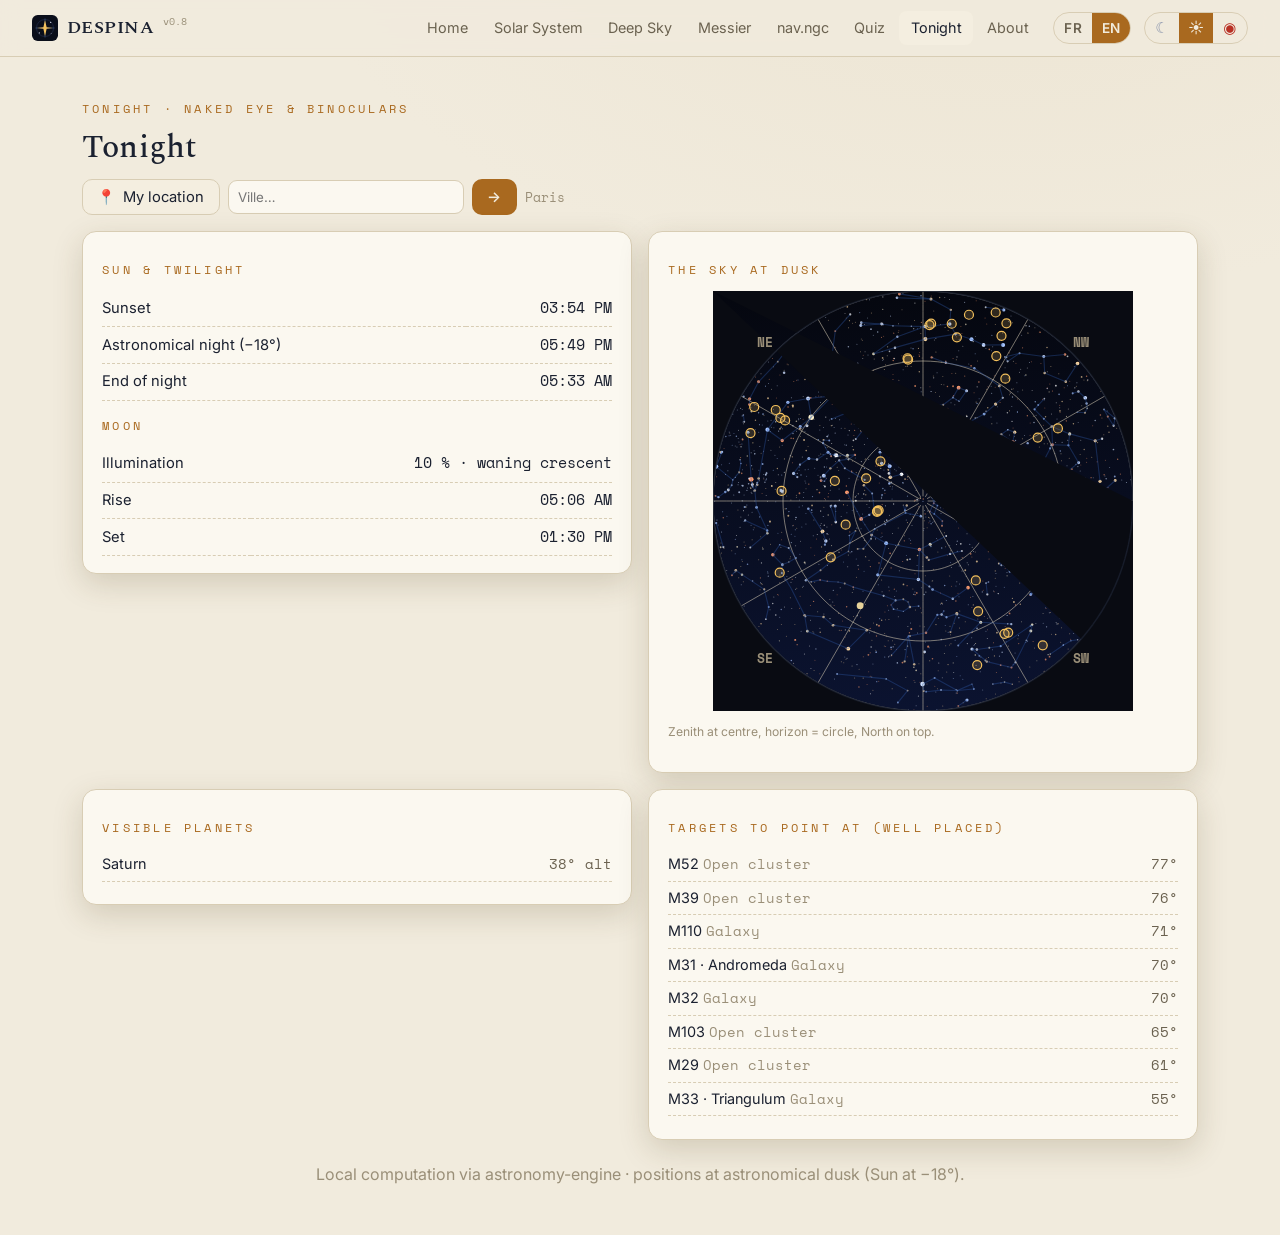
<file: observe.html>
<!DOCTYPE html>
<html lang="fr" data-theme="dark">
<head>
<meta charset="utf-8">
<meta name="viewport" content="width=device-width, initial-scale=1, viewport-fit=cover">
<title>Ce soir — que voir dans le ciel ? | Despina</title>
<meta name="theme-color" content="#0a0e1a">
<meta name="description" content="Coucher du Soleil, nuit noire, phase de la Lune, planètes visibles et objets Messier bien placés, calculés pour ton lieu d'observation.">
<link rel="canonical" href="https://VOTRE-COMPTE.github.io/despina-aapp/observe.html">
<meta property="og:type" content="website">
<meta property="og:site_name" content="Despina">
<meta property="og:locale" content="fr_FR">
<meta property="og:locale:alternate" content="en_GB">
<meta property="og:url" content="https://VOTRE-COMPTE.github.io/despina-aapp/observe.html">
<meta property="og:title" content="Ce soir — que voir dans le ciel ? | Despina">
<meta property="og:description" content="Coucher du Soleil, nuit noire, phase de la Lune, planètes visibles et objets Messier bien placés, calculés pour ton lieu d'observation.">
<meta property="og:image" content="https://VOTRE-COMPTE.github.io/despina-aapp/assets/img/og.png">
<meta property="og:image:width" content="1200">
<meta property="og:image:height" content="630">
<meta property="og:image:alt" content="Despina — planétarium interactif">
<meta name="twitter:card" content="summary_large_image">
<meta name="twitter:title" content="Ce soir — que voir dans le ciel ? | Despina">
<meta name="twitter:description" content="Coucher du Soleil, nuit noire, phase de la Lune, planètes visibles et objets Messier bien placés, calculés pour ton lieu d'observation.">
<meta name="twitter:image" content="https://VOTRE-COMPTE.github.io/despina-aapp/assets/img/og.png">
<link rel="icon" href="./assets/img/icon.svg">
<link rel="manifest" href="./manifest.json">
<link href="https://fonts.googleapis.com/css2?family=Spectral:wght@400;500;600&family=Inter:wght@400;500;600&family=Space+Mono&display=swap" rel="stylesheet">
<link rel="stylesheet" href="./assets/css/base.css">
<script src="./assets/js/i18n.js"></script>
<script src="./assets/js/theme.js"></script>
<style>
  .grid2{display:grid;grid-template-columns:1fr 1fr;gap:1rem;align-items:start}
  @media (max-width:820px){ .grid2{grid-template-columns:1fr} }
  .place{display:flex;gap:.5rem;flex-wrap:wrap;align-items:center;margin:.4rem 0 1rem}
  .place input{background:var(--surface);border:1px solid var(--line);border-radius:9px;color:var(--ink);padding:.5rem .6rem;font-family:inherit}
  .kv{width:100%;border-collapse:collapse;font-size:.92rem}
  .kv td{padding:.4rem 0;border-bottom:1px dashed var(--line)}
  .kv td:last-child{text-align:right;font-family:"Space Mono",monospace}
  .tlist{list-style:none;padding:0;margin:.3rem 0}
  .tlist li{display:flex;justify-content:space-between;padding:.32rem 0;border-bottom:1px dashed var(--line);font-size:.9rem}
  .tlist .mono{font-family:"Space Mono",monospace;color:var(--muted)}
  #mini{width:100%;max-width:420px;aspect-ratio:1/1;display:block;margin:0 auto}
  .badge{font:.7rem "Space Mono",monospace;color:var(--bg);background:var(--accent);border-radius:6px;padding:.05rem .4rem}
</style>
</head>
<body>
<header class="topbar">
  <span class="brand"><img src="./assets/img/icon.svg" width="26" height="26" alt=""><b>DESPINA</b><span class="v">v0.8</span></span>
  <nav class="nav">
    <a href="./index.html" data-i18n="nav.home">Accueil</a>
    <a href="./solar.html" data-i18n="nav.solar">Système solaire</a>
    <a href="./deepsky.html" data-i18n="nav.deepsky">Ciel profond</a>
    <a href="./messier.html" data-i18n="nav.messier">Messier</a>
    <a href="./ngc.html" data-i18n="nav.ngc">NGC</a>
    <a href="./quiz.html" data-i18n="nav.quiz">Quiz</a>
    <a href="./observe.html" class="active" data-i18n="nav.observe">Ce soir</a>
    <a href="./info.html" data-i18n="nav.info">Infos</a>
  </nav>
  <span data-lang-switch></span><span data-theme-switch></span>
</header>

<main class="wrap">
  <p class="eyebrow" id="t-eyebrow">Ce soir · à l'œil nu et aux jumelles</p>
  <h1 id="t-title">Ce soir</h1>
  <div class="place">
    <button class="btn" id="geo">📍 <span id="t-geo">Ma position</span></button>
    <input type="text" id="city" placeholder="Ville…" aria-label="Ville">
    <button class="btn primary" id="cityGo">→</button>
    <span class="mono" id="loc" style="color:var(--faint);font-size:.82rem"></span>
  </div>

  <div class="grid2">
    <section class="card">
      <p class="eyebrow" id="t-sun">Soleil & crépuscule</p>
      <table class="kv" id="sun"></table>
      <p class="eyebrow" id="t-moon" style="margin-top:1rem">Lune</p>
      <table class="kv" id="moon"></table>
    </section>
    <section class="card">
      <p class="eyebrow" id="t-mini">Le ciel au crépuscule</p>
      <canvas id="mini"></canvas>
      <p class="hint" id="t-hint" style="color:var(--faint);font-size:.76rem"></p>
    </section>
  </div>

  <div class="grid2" style="margin-top:1rem">
    <section class="card">
      <p class="eyebrow" id="t-planets">Planètes visibles</p>
      <ul class="tlist" id="planets"></ul>
    </section>
    <section class="card">
      <p class="eyebrow" id="t-targets">Objets à pointer (bien placés)</p>
      <ul class="tlist" id="targets"></ul>
    </section>
  </div>
  <p class="hint" id="t-src" style="color:var(--faint);text-align:center;margin-top:1.4rem"></p>
</main>

<script defer src="./assets/vendor/astronomy.browser.min.js"></script>
<script defer src="./assets/js/skymap.js"></script>
<script defer>
document.addEventListener("DOMContentLoaded",()=>{
  const D=window.Despina, lang=()=>D.getLang?D.getLang():"fr";
  const TT={fr:{eyebrow:"Ce soir · à l'œil nu et aux jumelles",title:"Ce soir",geo:"Ma position",
      sun:"Soleil & crépuscule",moon:"Lune",mini:"Le ciel au crépuscule",planets:"Planètes visibles",
      targets:"Objets à pointer (bien placés)",hint:"Zénith au centre, horizon = cercle, Nord en haut.",
      src:"Calculs locaux via astronomy-engine · positions au crépuscule astronomique (Soleil à −18°).",
      sunset:"Coucher du Soleil",dusk:"Nuit noire (−18°)",dawn:"Fin de nuit",
      rise:"Lever",set:"Coucher",illum:"Illumination",none:"Aucune au-dessus de l'horizon ce soir.",
      up:"visible",always:"toujours levé",city:"Ville introuvable"},
    en:{eyebrow:"Tonight · naked eye & binoculars",title:"Tonight",geo:"My location",
      sun:"Sun & twilight",moon:"Moon",mini:"The sky at dusk",planets:"Visible planets",
      targets:"Targets to point at (well placed)",hint:"Zenith at centre, horizon = circle, North on top.",
      src:"Local computation via astronomy-engine · positions at astronomical dusk (Sun at −18°).",
      sunset:"Sunset",dusk:"Astronomical night (−18°)",dawn:"End of night",
      rise:"Rise",set:"Set",illum:"Illumination",none:"None above the horizon tonight.",
      up:"up",always:"always up",city:"City not found"}};
  const tt=k=>(TT[lang()]||TT.fr)[k];
  const TYPE={GX:{fr:"Galaxie",en:"Galaxy"},OC:{fr:"Amas ouvert",en:"Open cluster"},GC:{fr:"Amas globulaire",en:"Globular"},
    NE:{fr:"Nébuleuse",en:"Nebula"},PN:{fr:"Néb. planétaire",en:"Planetary neb."},SR:{fr:"Rémanent SN",en:"SN remnant"}};
  const PL={Mercury:{fr:"Mercure",en:"Mercury"},Venus:{fr:"Vénus",en:"Venus"},Mars:{fr:"Mars",en:"Mars"},
    Jupiter:{fr:"Jupiter",en:"Jupiter"},Saturn:{fr:"Saturne",en:"Saturn"}};
  function labels(){ ["eyebrow","title","geo","sun","moon","mini","planets","targets","hint","src"].forEach(k=>{
    const el=document.getElementById("t-"+k); if(el) el.textContent=tt(k); }); }
  labels();

  const DEG=Math.PI/180, R2D=180/Math.PI;
  function altaz(raDeg,decDeg,lstDeg,latRad){const H=(lstDeg-raDeg)*DEG,dec=decDeg*DEG;
    const sa=Math.sin(dec)*Math.sin(latRad)+Math.cos(dec)*Math.cos(latRad)*Math.cos(H);
    const alt=Math.asin(Math.max(-1,Math.min(1,sa)));return alt*R2D;}
  const fmtT=d=>d?d.toLocaleTimeString(lang()==="en"?"en":"fr-FR",{hour:"2-digit",minute:"2-digit"}):"—";
  function moonName(deg){const n=lang()==="en"
      ?["new","waxing crescent","first quarter","waxing gibbous","full","waning gibbous","last quarter","waning crescent"]
      :["nouvelle lune","premier croissant","premier quartier","gibbeuse croissante","pleine lune","gibbeuse décroissante","dernier quartier","dernier croissant"];
    return n[Math.round(deg/45)%8];}

  let loc={lat:48.8566,lon:2.3522,name:"Paris"}, mini, sky;
  function noonStart(){ const n=new Date(); return new Date(n.getFullYear(),n.getMonth(),n.getDate(),12,0,0); }

  function compute(){
    const A=window.Astronomy; if(!A){document.getElementById("t-src").textContent="astronomy-engine indisponible.";return;}
    document.getElementById("loc").textContent=loc.name;
    const obs=new A.Observer(loc.lat,loc.lon,0), start=noonStart();
    const safe=(f)=>{try{return f();}catch(e){return null;}};
    const sunset=safe(()=>A.SearchRiseSet("Sun",obs,-1,start,1));
    const dusk=safe(()=>A.SearchAltitude("Sun",obs,-1,start,1,-18));
    const dawn=safe(()=>A.SearchAltitude("Sun",obs,1,dusk?dusk.date:start,1,-18));
    const duskDate=(dusk&&dusk.date)||(sunset&&sunset.date)||new Date();
    document.getElementById("sun").innerHTML=
      `<tr><td>${tt("sunset")}</td><td>${fmtT(sunset&&sunset.date)}</td></tr>
       <tr><td>${tt("dusk")}</td><td>${fmtT(dusk&&dusk.date)}</td></tr>
       <tr><td>${tt("dawn")}</td><td>${fmtT(dawn&&dawn.date)}</td></tr>`;
    const mr=safe(()=>A.SearchRiseSet("Moon",obs,1,start,1)), ms=safe(()=>A.SearchRiseSet("Moon",obs,-1,start,1));
    const ill=safe(()=>A.Illumination("Moon",duskDate)), ph=safe(()=>A.MoonPhase(duskDate));
    document.getElementById("moon").innerHTML=
      `<tr><td>${tt("illum")}</td><td>${ill?Math.round(ill.phase_fraction*100)+" % · "+moonName(ph):"—"}</td></tr>
       <tr><td>${tt("rise")}</td><td>${fmtT(mr&&mr.date)}</td></tr>
       <tr><td>${tt("set")}</td><td>${fmtT(ms&&ms.date)}</td></tr>`;
    // planètes visibles au crépuscule
    const lst=(((A.SiderealTime(duskDate)*15+loc.lon)%360)+360)%360, latR=loc.lat*DEG;
    const pl=Object.keys(PL).map(b=>{ const eq=safe(()=>A.Equator(b,duskDate,obs,true,true)); if(!eq)return null;
      const alt=altaz(eq.ra*15,eq.dec,lst,latR); return {b,alt}; }).filter(x=>x&&x.alt>0).sort((a,b)=>b.alt-a.alt);
    document.getElementById("planets").innerHTML = pl.length
      ? pl.map(p=>`<li><span>${PL[p.b][lang()]}</span><span class="mono">${Math.round(p.alt)}° ${lang()==="en"?"alt":"h"}</span></li>`).join("")
      : `<li style="color:var(--muted)">${tt("none")}</li>`;
    // Messier bien placés
    if(sky){
      const good=sky.messier.map(m=>({m,alt:altaz(m[1],m[2],lst,latR)}))
        .filter(x=>x.alt>28 && (x.m[4]==null||x.m[4]<9)).sort((a,b)=>b.alt-a.alt).slice(0,8);
      document.getElementById("targets").innerHTML=good.map(x=>{
        const m=x.m, ty=TYPE[m[3]]?TYPE[m[3]][lang()]:m[3];
        return `<li><span>${m[0]}${m[5]?" · "+m[5]:""} <span class="mono" style="color:var(--faint)">${ty}</span></span><span class="mono">${Math.round(x.alt)}°</span></li>`;
      }).join("");
    }
    // mini carte
    if(mini){ mini.setLocation(loc.lat,loc.lon,loc.name); mini.setDate(duskDate); }
    else if(sky){ mini=D.SkyMap(document.getElementById("mini"),{data:sky,location:loc,date:duskDate,
      projection:"allsky", interactive:false, layers:{labels:false,grid:true,atmosphere:false}, onSelect:()=>{}}); }
  }

  fetch("./assets/data/sky.json").then(r=>r.json()).then(d=>{sky=d;compute();}).catch(()=>compute());

  document.getElementById("geo").addEventListener("click",()=>{ if(!navigator.geolocation)return;
    navigator.geolocation.getCurrentPosition(p=>{ loc={lat:p.coords.latitude,lon:p.coords.longitude,name:lang()==="en"?"My location":"Ma position"}; compute(); }); });
  function geocode(){ const q=document.getElementById("city").value.trim(); if(!q)return;
    fetch(`https://geocoding-api.open-meteo.com/v1/search?name=${encodeURIComponent(q)}&count=1&language=${lang()}`)
      .then(r=>r.json()).then(j=>{ const r=j.results&&j.results[0]; if(!r){document.getElementById("loc").textContent=tt("city");return;}
        loc={lat:r.latitude,lon:r.longitude,name:r.name+(r.country_code?" ("+r.country_code+")":"")}; compute();
      }).catch(()=>{document.getElementById("loc").textContent=tt("city");}); }
  document.getElementById("cityGo").addEventListener("click",geocode);
  document.getElementById("city").addEventListener("keydown",e=>{ if(e.key==="Enter")geocode(); });
  document.addEventListener("despina:lang",()=>{ labels(); compute(); });
});
</script>
</body>
</html>
</file>
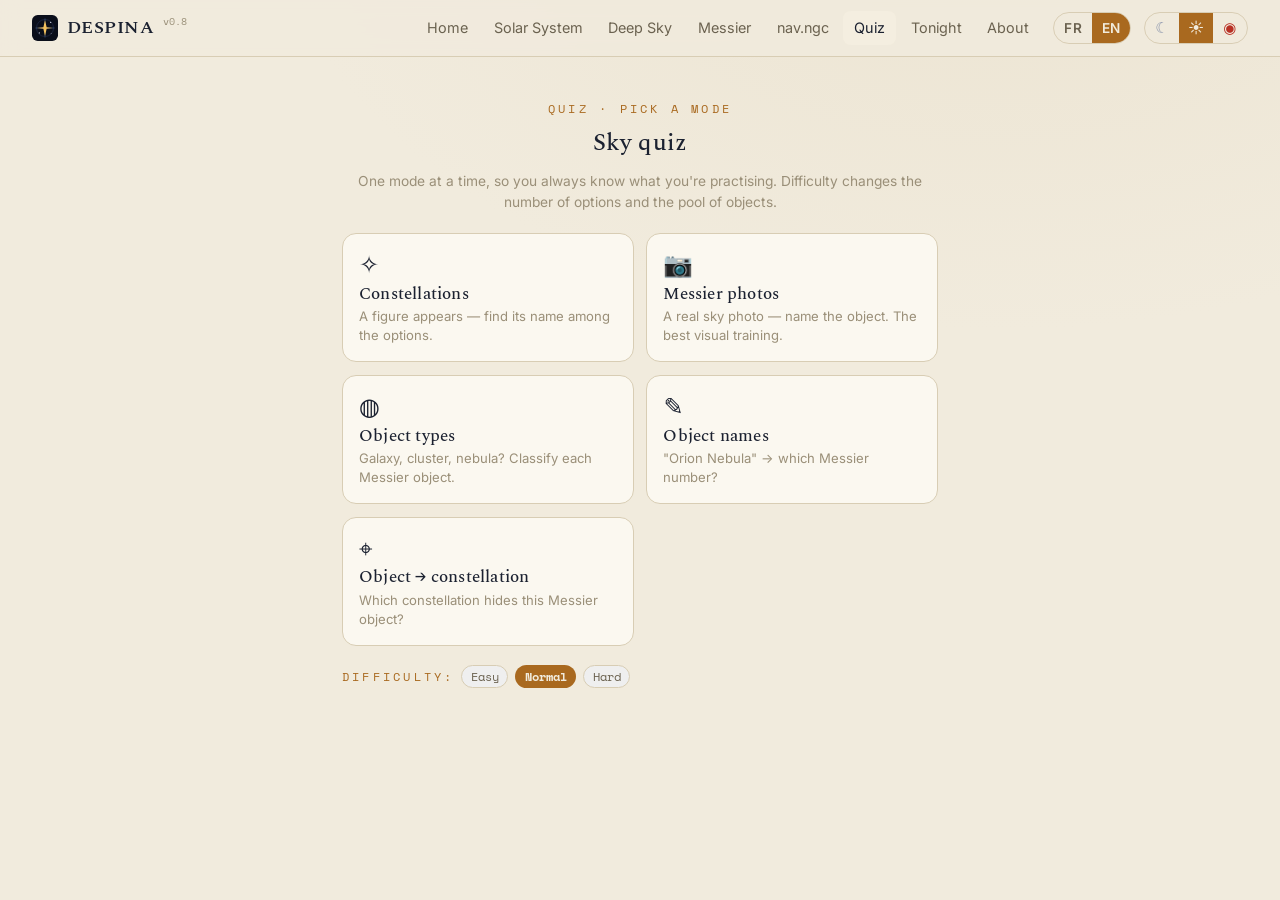
<file: quiz.html>
<!DOCTYPE html>
<html lang="fr" data-theme="dark">
<head>
<meta charset="utf-8">
<meta name="viewport" content="width=device-width, initial-scale=1, viewport-fit=cover">
<title>Quiz d'astronomie — constellations et Messier | Despina</title>
<meta name="theme-color" content="#0a0e1a">
<meta name="description" content="Entraîne-toi à reconnaître les constellations et les objets Messier : cinq modes au choix, dont un mode photo, et trois difficultés.">
<link rel="canonical" href="https://VOTRE-COMPTE.github.io/despina-aapp/quiz.html">
<meta property="og:type" content="website">
<meta property="og:site_name" content="Despina">
<meta property="og:locale" content="fr_FR">
<meta property="og:locale:alternate" content="en_GB">
<meta property="og:url" content="https://VOTRE-COMPTE.github.io/despina-aapp/quiz.html">
<meta property="og:title" content="Quiz d'astronomie — constellations et Messier | Despina">
<meta property="og:description" content="Entraîne-toi à reconnaître les constellations et les objets Messier : cinq modes au choix, dont un mode photo, et trois difficultés.">
<meta property="og:image" content="https://VOTRE-COMPTE.github.io/despina-aapp/assets/img/og.png">
<meta property="og:image:width" content="1200">
<meta property="og:image:height" content="630">
<meta property="og:image:alt" content="Despina — planétarium interactif">
<meta name="twitter:card" content="summary_large_image">
<meta name="twitter:title" content="Quiz d'astronomie — constellations et Messier | Despina">
<meta name="twitter:description" content="Entraîne-toi à reconnaître les constellations et les objets Messier : cinq modes au choix, dont un mode photo, et trois difficultés.">
<meta name="twitter:image" content="https://VOTRE-COMPTE.github.io/despina-aapp/assets/img/og.png">
<link rel="icon" href="./assets/img/icon.svg">
<link rel="manifest" href="./manifest.json">
<link href="https://fonts.googleapis.com/css2?family=Spectral:wght@400;500;600&family=Inter:wght@400;500;600&family=Space+Mono&display=swap" rel="stylesheet">
<link rel="stylesheet" href="./assets/css/base.css">
<script src="./assets/js/i18n.js"></script>
<script src="./assets/js/theme.js"></script>
<style>
  .quizwrap{max-width:660px;margin:0 auto}
  /* --- écran de choix du mode --- */
  .modes{display:grid;grid-template-columns:1fr 1fr;gap:.8rem;margin-top:1.2rem}
  @media (max-width:560px){ .modes{grid-template-columns:1fr} }
  .mode{background:var(--surface);border:1px solid var(--line);border-radius:14px;padding:1rem;text-align:left;
    cursor:pointer;font-family:inherit;color:var(--ink);transition:border-color .15s,transform .15s}
  .mode:hover{border-color:var(--accent);transform:translateY(-2px)}
  .mode .ic{font-size:1.5rem}
  .mode h3{margin:.35rem 0 .2rem;font-size:1.05rem}
  .mode p{margin:0;color:var(--faint);font-size:.82rem;line-height:1.45}
  .diffrow{display:flex;gap:.4rem;align-items:center;flex-wrap:wrap;margin-top:1.2rem}
  .diffrow .chip{cursor:pointer}
  .diffrow .chip[aria-pressed="true"]{background:var(--accent);color:var(--bg);border-color:transparent;font-weight:600}
  /* --- jeu --- */
  .score{display:flex;gap:1.1rem;justify-content:center;align-items:center;margin:.6rem 0;
    font-family:"Space Mono",monospace;color:var(--muted);font-size:.86rem;flex-wrap:wrap}
  .score b{color:var(--accent)}
  .qcard{background:var(--surface);border:1px solid var(--line);border-radius:16px;padding:1.2rem;text-align:center;box-shadow:var(--shadow)}
  .prompt{font-size:1.1rem;margin:.2rem 0 1rem}
  #fig{width:100%;max-width:340px;aspect-ratio:4/3;display:block;margin:0 auto 1rem}
  .qphoto{position:relative;width:100%;max-width:320px;aspect-ratio:1/1;margin:0 auto 1rem;
    border-radius:12px;overflow:hidden;background:#05070f}
  .qphoto img{width:100%;height:100%;object-fit:cover;display:block}
  .qphoto .loading{position:absolute;inset:0;display:grid;place-items:center;color:var(--faint);
    font:.75rem "Space Mono",monospace;text-align:center;padding:1rem}
  .opts{display:grid;grid-template-columns:1fr 1fr;gap:.55rem;margin-top:.4rem}
  @media (max-width:480px){ .opts{grid-template-columns:1fr} }
  .opt{padding:.7rem;border:1px solid var(--line);border-radius:11px;background:var(--surface-2);color:var(--ink);
    cursor:pointer;font-family:inherit;font-size:.95rem;transition:border-color .15s}
  .opt:hover:not(:disabled){border-color:var(--accent)}
  .opt.good{background:#1f7a4d33;border-color:#4bd48e}
  .opt.bad{background:#7a1f1f33;border-color:var(--danger)}
  .opt:disabled{cursor:default}
  .feedback{min-height:1.6em;margin-top:.9rem;font-size:.92rem}
  .feedback .learn{display:block;color:var(--faint);font-size:.8rem;margin-top:.25rem}
  .qfoot{display:flex;gap:.5rem;justify-content:center;margin-top:.8rem;flex-wrap:wrap}
</style>
</head>
<body>
<header class="topbar">
  <span class="brand"><img src="./assets/img/icon.svg" width="26" height="26" alt=""><b>DESPINA</b><span class="v">v0.8</span></span>
  <nav class="nav">
    <a href="./index.html" data-i18n="nav.home">Accueil</a>
    <a href="./solar.html" data-i18n="nav.solar">Système solaire</a>
    <a href="./deepsky.html" data-i18n="nav.deepsky">Ciel profond</a>
    <a href="./messier.html" data-i18n="nav.messier">Messier</a>
    <a href="./ngc.html" data-i18n="nav.ngc">NGC</a>
    <a href="./quiz.html" class="active" data-i18n="nav.quiz">Quiz</a>
    <a href="./observe.html" data-i18n="nav.observe">Ce soir</a>
    <a href="./info.html" data-i18n="nav.info">Infos</a>
  </nav>
  <span data-lang-switch></span><span data-theme-switch></span>
</header>

<main class="wrap quizwrap">
  <!-- écran d'accueil : on choisit UN mode -->
  <section id="home">
    <p class="eyebrow" id="t-eyebrow" style="text-align:center">Quiz · choisis un mode</p>
    <h1 id="t-title" style="text-align:center">Quiz du ciel</h1>
    <p class="note" id="t-lede" style="text-align:center;color:var(--faint);font-size:.86rem"></p>
    <div class="modes" id="modes"></div>
    <div class="diffrow" id="diffrow"></div>
  </section>

  <!-- jeu -->
  <section id="game" hidden>
    <div style="display:flex;align-items:center;gap:.6rem;flex-wrap:wrap">
      <button class="btn" id="back">← <span id="t-back">Modes</span></button>
      <span class="eyebrow" id="modeName" style="margin-left:auto"></span>
    </div>
    <div class="score">
      <span id="s-score">Score <b>0</b></span><span id="s-streak">Série <b>0</b></span>
      <span id="s-total">/ 0</span><span id="s-best"></span>
    </div>
    <div class="qcard">
      <p class="prompt" id="prompt">…</p>
      <canvas id="fig" hidden></canvas>
      <div class="qphoto" id="qphoto" hidden></div>
      <div class="opts" id="opts"></div>
      <div class="feedback" id="feedback"></div>
      <div class="qfoot">
        <button class="btn primary" id="next" hidden>→</button>
        <a class="btn" id="learn" hidden href="./messier.html"></a>
      </div>
    </div>
  </section>
</main>

<script defer src="./assets/vendor/astronomy.browser.min.js"></script>
<script defer src="./assets/js/skyphoto.js"></script>
<script defer>
document.addEventListener("DOMContentLoaded",()=>{
  const D=window.Despina, lang=()=>D.getLang?D.getLang():"fr";
  const TT={fr:{eyebrow:"Quiz · choisis un mode",title:"Quiz du ciel",
      lede:"Un mode à la fois : tu sais toujours sur quoi tu t'exerces. La difficulté change le nombre de propositions et le vivier d'objets.",
      score:"Score",streak:"Série",best:"Record",back:"Modes",next:"Suivant →",learn:"Voir la fiche",
      easy:"Facile",normal:"Normal",hard:"Difficile",diff:"Difficulté :",
      good:"Correct !",bad:d=>`Non — c'était ${d}.`,
      qConst:"Quelle est cette constellation ?",
      qPhoto:"Quel objet Messier est-ce ?",
      qType:d=>`Quel type d'objet est ${d} ?`,
      qName:d=>`Quel objet Messier est « ${d} » ?`,
      qCons:d=>`Dans quelle constellation se trouve ${d} ?`,
      loading:"Chargement de l'image…",failed:"Image indisponible (service CDS injoignable). Passe la question.",
      skip:"Passer"},
    en:{eyebrow:"Quiz · pick a mode",title:"Sky quiz",
      lede:"One mode at a time, so you always know what you're practising. Difficulty changes the number of options and the pool of objects.",
      score:"Score",streak:"Streak",best:"Best",back:"Modes",next:"Next →",learn:"Open the card",
      easy:"Easy",normal:"Normal",hard:"Hard",diff:"Difficulty:",
      good:"Correct!",bad:d=>`No — it was ${d}.`,
      qConst:"Which constellation is this?",
      qPhoto:"Which Messier object is this?",
      qType:d=>`What type of object is ${d}?`,
      qName:d=>`Which Messier object is "${d}"?`,
      qCons:d=>`Which constellation is ${d} in?`,
      loading:"Loading image…",failed:"Image unavailable (CDS service unreachable). Skip this one.",
      skip:"Skip"}};
  const tt=k=>(TT[lang()]||TT.fr)[k];
  const MODES={fr:{
      const:{ic:"✧",t:"Constellations",d:"Une figure s'affiche, retrouve son nom parmi les propositions."},
      photo:{ic:"📷",t:"Photos Messier",d:"Une vraie photo du ciel — devine l'objet. Le meilleur entraînement visuel."},
      type:{ic:"◍",t:"Types d'objets",d:"Galaxie, amas, nébuleuse ? Classe chaque objet Messier."},
      name:{ic:"✎",t:"Noms d'objets",d:"« Nébuleuse d'Orion » → quel numéro Messier ?"},
      cons:{ic:"⌖",t:"Objet → constellation",d:"Dans quelle constellation se cache cet objet Messier ?"}},
    en:{
      const:{ic:"✧",t:"Constellations",d:"A figure appears — find its name among the options."},
      photo:{ic:"📷",t:"Messier photos",d:"A real sky photo — name the object. The best visual training."},
      type:{ic:"◍",t:"Object types",d:"Galaxy, cluster, nebula? Classify each Messier object."},
      name:{ic:"✎",t:"Object names",d:"\"Orion Nebula\" → which Messier number?"},
      cons:{ic:"⌖",t:"Object → constellation",d:"Which constellation hides this Messier object?"}}};
  const TYPE={GX:{fr:"une galaxie",en:"a galaxy"},OC:{fr:"un amas ouvert",en:"an open cluster"},
    GC:{fr:"un amas globulaire",en:"a globular cluster"},NE:{fr:"une nébuleuse",en:"a nebula"},
    PN:{fr:"une nébuleuse planétaire",en:"a planetary nebula"},SR:{fr:"un rémanent de supernova",en:"a supernova remnant"},
    OT:{fr:"un astérisme",en:"an asterism"}};
  const FAMOUS=["Ori","UMa","Cas","Cyg","Lyr","Leo","Sco","Tau","Gem","CMa","Boo","Aql","And","Peg","Per","Aur","Cnc","Vir","Sgr","Cap","Aqr","Ari","Cru","Cen","CrB","Lib","Del","Cet","Dra","UMi","Crv","Sge","Tri","CMi"];
  const rnd=a=>a[Math.floor(Math.random()*a.length)];
  const shuffle=a=>a.map(x=>[Math.random(),x]).sort((p,q)=>p[0]-q[0]).map(p=>p[1]);
  const el=id=>document.getElementById(id);

  let sky, CONS_FR={}, mode=null, diff="normal", score=0, streak=0, total=0, answered=false, best={};
  const NOPT={easy:3,normal:4,hard:6};

  function consOf(ra,dec){ try{ const c=window.Astronomy.Constellation(ra/15,dec);
      return {sym:c.symbol, name: lang()==="en"?c.name:(CONS_FR[c.symbol]||c.name)}; }catch(e){ return null; } }

  function labels(){ ["eyebrow","title","lede","back"].forEach(k=>{ const e=el("t-"+k); if(e)e.textContent=tt(k); });
    el("next").textContent=tt("next"); buildModes(); buildDiff(); updScore(); }
  function buildModes(){
    const box=el("modes"), M=MODES[lang()]||MODES.fr;
    box.innerHTML=Object.keys(M).map(k=>`<button class="mode" data-m="${k}">
      <div class="ic">${M[k].ic}</div><h3>${M[k].t}</h3><p>${M[k].d}</p></button>`).join("");
    box.querySelectorAll("button").forEach(b=>b.addEventListener("click",()=>start(b.dataset.m)));
  }
  function buildDiff(){
    el("diffrow").innerHTML=`<span class="eyebrow">${tt("diff")}</span>`+
      ["easy","normal","hard"].map(d=>`<button class="chip" data-d="${d}" aria-pressed="${diff===d}">${tt(d)}</button>`).join("");
    el("diffrow").querySelectorAll("button").forEach(b=>b.addEventListener("click",()=>{ diff=b.dataset.d; buildDiff(); }));
  }
  function updScore(){
    el("s-score").innerHTML=`${tt("score")} <b>${score}</b>`;
    el("s-streak").innerHTML=`${tt("streak")} <b>${streak}</b>`;
    el("s-total").textContent="/ "+total;
    const b=best[mode]||0;
    el("s-best").innerHTML=b?`${tt("best")} <b>${b}</b>`:"";
  }

  function start(m){
    mode=m; score=0; streak=0; total=0;
    el("home").hidden=true; el("game").hidden=false;
    el("modeName").textContent=(MODES[lang()]||MODES.fr)[m].t;
    updScore(); ask();
  }
  el("back").addEventListener("click",()=>{ el("game").hidden=true; el("home").hidden=false; });

  // figure de constellation isolée (Nord en haut, RA vers la gauche)
  function drawFig(c){
    const cv=el("fig"); cv.hidden=false;
    const dpr=Math.min(devicePixelRatio||1,2), W=cv.clientWidth, H=cv.clientHeight;
    if(!W) return;
    cv.width=W*dpr; cv.height=H*dpr;
    const x=cv.getContext("2d"); x.setTransform(dpr,0,0,dpr,0,0); x.clearRect(0,0,W,H);
    const raw=[]; c.lines.forEach(seg=>seg.forEach(p=>raw.push(p[0])));
    const wrap=(Math.max(...raw)-Math.min(...raw))>180;
    const fix=p=>[ (wrap&&p[0]<180)?p[0]+360:p[0], p[1] ];
    const pts=[]; c.lines.forEach(seg=>seg.forEach(p=>pts.push(fix(p))));
    const raA=pts.map(p=>p[0]), decA=pts.map(p=>p[1]);
    const raMin=Math.min(...raA),raMax=Math.max(...raA),decMin=Math.min(...decA),decMax=Math.max(...decA);
    const pad=26, sw=W-2*pad, sh=H-2*pad;
    const sx=(raMax-raMin)||1, sy=(decMax-decMin)||1, s=Math.min(sw/sx,sh/sy);
    const ox=pad+(sw-s*sx)/2, oy=pad+(sh-s*sy)/2;
    const T=p=>[ox+(raMax-p[0])*s, oy+(decMax-p[1])*s];
    const night=document.documentElement.getAttribute("data-theme")==="night";
    x.strokeStyle=night?"#8a1f16":(getComputedStyle(document.documentElement).getPropertyValue("--accent-2").trim()||"#6ea8ff");
    x.lineWidth=1.6; x.globalAlpha=.85;
    c.lines.forEach(seg=>{ x.beginPath(); seg.forEach((p,i)=>{ const q=T(fix(p)); i?x.lineTo(q[0],q[1]):x.moveTo(q[0],q[1]); }); x.stroke(); });
    x.globalAlpha=1; x.fillStyle=night?"#ff5a49":"#fff";
    pts.forEach(p=>{ const q=T(p); x.beginPath(); x.arc(q[0],q[1],2.4,0,7); x.fill(); });
  }

  function pool(){
    // difficulté : facile = objets brillants et connus, difficile = tout le catalogue
    if(diff==="easy") return sky.messier.filter(m=>m[4]!=null&&m[4]<=7);
    if(diff==="normal") return sky.messier.filter(m=>m[4]!=null&&m[4]<=9);
    return sky.messier;
  }
  function constPool(){
    return diff==="hard" ? sky.consts.filter(c=>c.lines.length)
                         : sky.consts.filter(c=>FAMOUS.includes(c.d)&&c.lines.length);
  }

  function ask(){
    answered=false;
    el("feedback").textContent=""; el("next").hidden=true; el("learn").hidden=true;
    el("fig").hidden=true; el("qphoto").hidden=true; el("qphoto").innerHTML="";
    const n=NOPT[diff];

    if(mode==="const"){
      const P=constPool(), correct=rnd(P);
      drawFig(correct);
      const opts=shuffle([correct,...shuffle(P.filter(c=>c.d!==correct.d)).slice(0,n-1)]);
      el("prompt").textContent=tt("qConst");
      renderOpts(opts.map(c=>({label:lang()==="en"?c.la:c.fr, ok:c.d===correct.d})), lang()==="en"?correct.la:correct.fr);

    } else if(mode==="photo"){
      const P=pool().filter(m=>m[3]!=="OT"), correct=rnd(P);
      el("prompt").textContent=tt("qPhoto");
      const box=el("qphoto"); box.hidden=false;
      box.innerHTML=`<div class="loading">${tt("loading")}</div>`;
      const img=D.photoImg(correct[1],correct[2],{dim:correct[6],size:520,eager:true,alt:"",
        onFail:()=>{ const l=box.querySelector(".loading"); if(l) l.textContent=tt("failed"); }});
      img.addEventListener("load",()=>{ const l=box.querySelector(".loading"); if(l) l.remove(); });
      box.appendChild(img);
      // leurres du même type : on juge l'objet, pas la catégorie
      let others=shuffle(P.filter(m=>m[0]!==correct[0]&&m[3]===correct[3])).slice(0,n-1);
      if(others.length<n-1) others=others.concat(shuffle(P.filter(m=>m[0]!==correct[0]&&!others.includes(m))).slice(0,n-1-others.length));
      const opts=shuffle([correct,...others]);
      renderOpts(opts.map(m=>({label:m[0]+(m[5]?" · "+m[5]:""), ok:m[0]===correct[0]})),
        correct[0]+(correct[5]?" · "+correct[5]:""), correct[0]);

    } else if(mode==="type"){
      const correct=rnd(pool().filter(m=>m[3]!=="OT"));
      const disp=correct[0]+(correct[5]?" ("+correct[5]+")":"");
      const allT=["GX","OC","GC","NE","PN","SR"];
      const opts=shuffle([correct[3],...shuffle(allT.filter(t=>t!==correct[3])).slice(0,n-1)]);
      el("prompt").textContent=tt("qType")(disp);
      renderOpts(opts.map(t=>({label:TYPE[t][lang()], ok:t===correct[3]})), TYPE[correct[3]][lang()], correct[0]);

    } else if(mode==="name"){
      const named=pool().filter(m=>m[5]);
      const correct=rnd(named);
      const opts=shuffle([correct,...shuffle(named.filter(m=>m[0]!==correct[0])).slice(0,n-1)]);
      el("prompt").textContent=tt("qName")(correct[5]);
      renderOpts(opts.map(m=>({label:m[0], ok:m[0]===correct[0]})), correct[0], correct[0]);

    } else if(mode==="cons"){
      const P=pool().filter(m=>consOf(m[1],m[2]));
      const correct=rnd(P), cc=consOf(correct[1],correct[2]);
      const disp=correct[0]+(correct[5]?" ("+correct[5]+")":"");
      const others=shuffle(sky.consts.filter(c=>c.d!==cc.sym)).slice(0,n-1)
        .map(c=>({name:lang()==="en"?c.la:c.fr}));
      const opts=shuffle([{name:cc.name,ok:true},...others]);
      el("prompt").textContent=tt("qCons")(disp);
      renderOpts(opts.map(o=>({label:o.name, ok:!!o.ok})), cc.name, correct[0]);
    }
  }
  function renderOpts(opts, correctLabel, learnId){
    const box=el("opts"); box.innerHTML="";
    opts.forEach(o=>{ const b=document.createElement("button"); b.className="opt"; b.textContent=o.label;
      b.addEventListener("click",()=>choose(b,o.ok,correctLabel,box,learnId)); box.appendChild(b); });
  }
  function choose(btn, ok, correctLabel, box, learnId){
    if(answered) return; answered=true; total++;
    box.querySelectorAll("button").forEach(b=>b.disabled=true);
    const fb=el("feedback");
    if(ok){ btn.classList.add("good"); score++; streak++; fb.textContent=tt("good"); fb.style.color="#4bd48e"; }
    else { btn.classList.add("bad"); streak=0; fb.textContent=tt("bad")(correctLabel); fb.style.color="var(--danger)";
      box.querySelectorAll("button").forEach(b=>{ if(b.textContent===correctLabel)b.classList.add("good"); }); }
    if(score>(best[mode]||0)) best[mode]=score;
    if(learnId){ const a=el("learn"); a.hidden=false; a.textContent=tt("learn");
      a.href=`./messier.html?go=${encodeURIComponent(learnId)}`; }
    updScore(); el("next").hidden=false; el("next").focus();
  }
  el("next").addEventListener("click",ask);
  document.addEventListener("despina:lang",()=>{ labels(); if(!el("game").hidden) ask(); });

  fetch("./assets/data/sky.json").then(r=>r.json()).then(d=>{
    sky=d; CONS_FR=Object.fromEntries(d.consts.map(c=>[c.d,c.fr])); labels();
  }).catch(()=>{ el("modes").innerHTML='<p class="note">Données indisponibles.</p>'; });
});
</script>
</body>
</html>
</file>
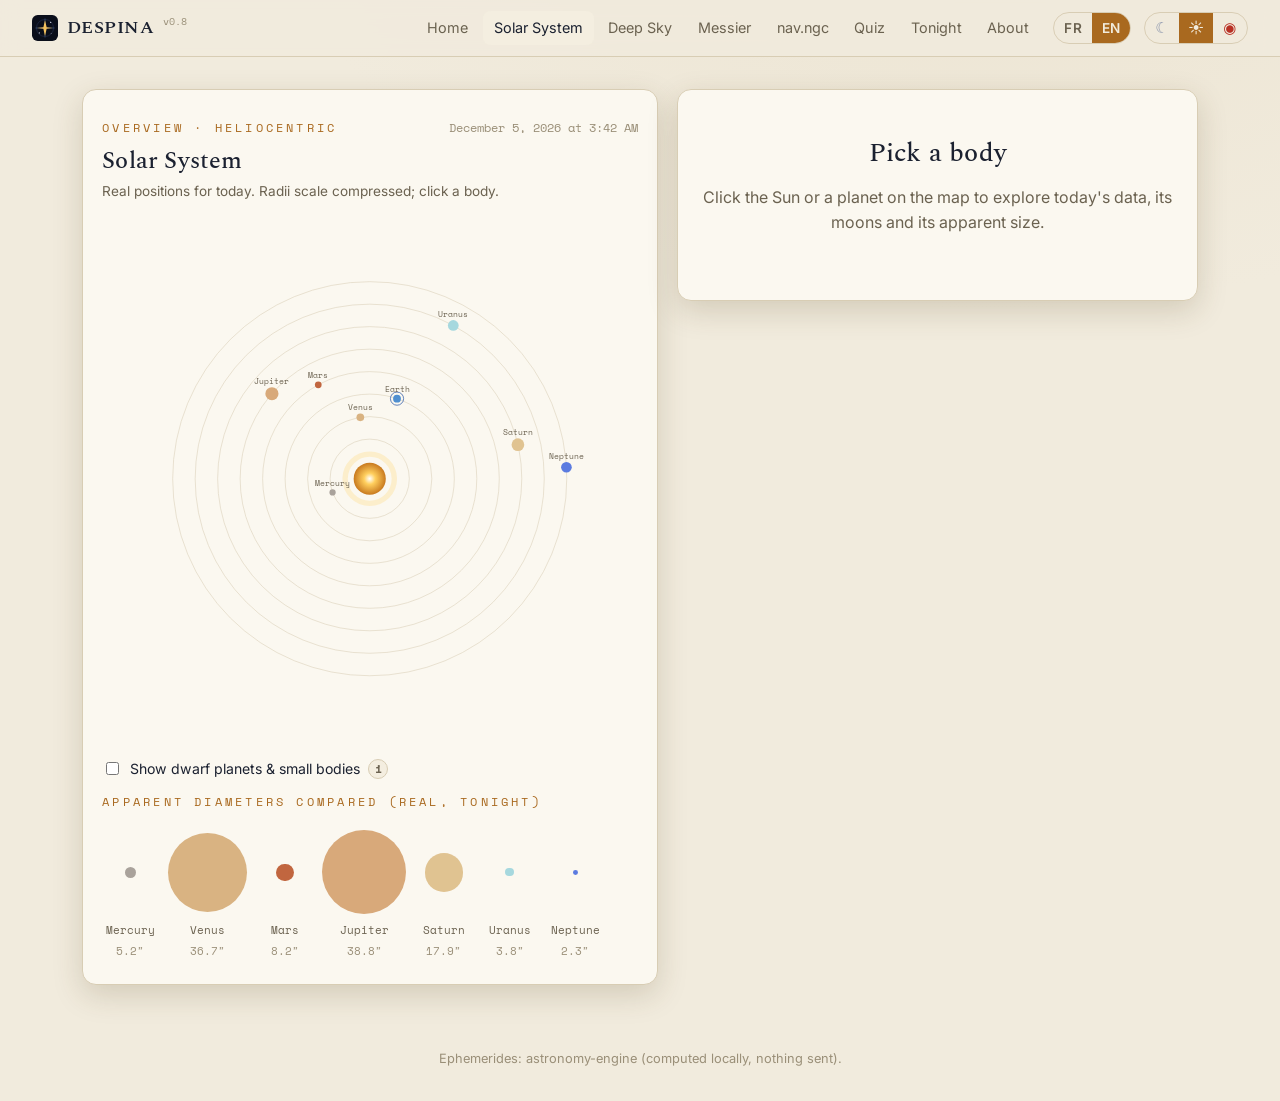
<file: solar.html>
<!DOCTYPE html>
<html lang="fr" data-theme="dark">
<head>
<meta charset="utf-8">
<meta name="viewport" content="width=device-width, initial-scale=1, viewport-fit=cover">
<title>Système solaire — positions du jour | Despina</title>
<meta name="theme-color" content="#0a0e1a">
<meta name="description" content="Positions, distances, diamètres apparents et magnitudes des planètes aujourd'hui. Toutes les lunes nommées, planètes naines et méthodes de calcul expliquées.">
<link rel="canonical" href="https://VOTRE-COMPTE.github.io/despina-aapp/solar.html">
<meta property="og:type" content="website">
<meta property="og:site_name" content="Despina">
<meta property="og:locale" content="fr_FR">
<meta property="og:locale:alternate" content="en_GB">
<meta property="og:url" content="https://VOTRE-COMPTE.github.io/despina-aapp/solar.html">
<meta property="og:title" content="Système solaire — positions du jour | Despina">
<meta property="og:description" content="Positions, distances, diamètres apparents et magnitudes des planètes aujourd'hui. Toutes les lunes nommées, planètes naines et méthodes de calcul expliquées.">
<meta property="og:image" content="https://VOTRE-COMPTE.github.io/despina-aapp/assets/img/og.png">
<meta property="og:image:width" content="1200">
<meta property="og:image:height" content="630">
<meta property="og:image:alt" content="Despina — planétarium interactif">
<meta name="twitter:card" content="summary_large_image">
<meta name="twitter:title" content="Système solaire — positions du jour | Despina">
<meta name="twitter:description" content="Positions, distances, diamètres apparents et magnitudes des planètes aujourd'hui. Toutes les lunes nommées, planètes naines et méthodes de calcul expliquées.">
<meta name="twitter:image" content="https://VOTRE-COMPTE.github.io/despina-aapp/assets/img/og.png">
<link rel="icon" href="./assets/img/icon.svg">
<link rel="manifest" href="./manifest.json">
<link rel="preconnect" href="https://fonts.googleapis.com">
<link rel="preconnect" href="https://fonts.gstatic.com" crossorigin>
<link href="https://fonts.googleapis.com/css2?family=Spectral:wght@400;500;600&family=Inter:wght@400;500;600&family=Space+Mono&display=swap" rel="stylesheet">
<link rel="stylesheet" href="./assets/css/base.css">
<script src="./assets/js/i18n.js"></script>
<script src="./assets/js/theme.js"></script>
<style>
  .solar-grid { display:grid; grid-template-columns:1.05fr .95fr; gap:1.2rem; align-items:start; }
  @media (max-width:880px){ .solar-grid { grid-template-columns:1fr; } }
  .map-svg svg { width:100%; height:auto; display:block; }
  .pl:focus-visible circle { stroke:var(--accent-2); stroke-width:2; }
  #detail-wrap { position:sticky; top:76px; } @media (max-width:880px){ #detail-wrap { position:static; } }
  .d-head { display:flex; justify-content:space-between; align-items:flex-start; gap:1rem; }
  .d-empty { text-align:center; padding:2rem 0; } .d-empty .big { font-size:1.6rem; }
  .d-visual { display:flex; align-items:center; gap:1rem; justify-content:center; margin:.4rem 0 1rem; flex-wrap:wrap; }
  .d-ang { display:flex; flex-direction:column; } .d-ang .big { font-size:1.9rem; color:var(--accent); }
  .datatable { margin:.6rem 0; }
  .d-nav { display:flex; justify-content:space-between; gap:.6rem; margin-top:1rem; }
  .moons { position:relative; height:46px; margin:.2rem 0; }
  .moons-planet { position:absolute; left:92px; top:50%; width:16px; height:16px; border-radius:50%; transform:translate(-50%,-50%); }
  .moon-dot { position:absolute; top:50%; transform:translate(-50%,-50%); width:11px; height:11px; padding:0; border-radius:50%;
    border:1px solid var(--line); background:var(--muted); cursor:pointer; }
  .moon-dot:hover,.moon-dot:focus-visible { background:var(--accent); }
</style>
</head>
<body>
<a href="#main" class="skip" data-i18n="nav.home">Accueil</a>
<header class="topbar">
  <span class="brand"><img src="./assets/img/icon.svg" width="26" height="26" alt=""><b>DESPINA</b><span class="v">v0.8</span></span>
  <nav class="nav">
    <a href="./index.html" data-i18n="nav.home">Accueil</a>
    <a href="./solar.html" class="active" data-i18n="nav.solar">Système solaire</a>
    <a href="./deepsky.html" data-i18n="nav.deepsky">Ciel profond</a>
    <a href="./messier.html" data-i18n="nav.messier">Messier</a>
    <a href="./ngc.html" data-i18n="nav.ngc">NGC</a>
    <a href="./quiz.html" data-i18n="nav.quiz">Quiz</a>
    <a href="./observe.html" data-i18n="nav.observe">Ce soir</a>
    <a href="./info.html" data-i18n="nav.info">Infos</a>
  </nav>
  <span data-lang-switch></span>
  <span data-theme-switch></span>
</header>

<main id="main" class="wrap">
  <div id="solar"><p style="color:var(--muted)">…</p></div>
</main>

<footer class="wrap" style="color:var(--faint);font-size:.8rem;text-align:center">
  <span data-i18n="foot.solar">Éphémérides : astronomy-engine (calcul local, aucune donnée envoyée).</span>
</footer>

<script defer src="./assets/vendor/astronomy.browser.min.js"></script>
<script defer src="./assets/js/solar.js"></script>
</body>
</html>
</file>
<file: assets/css/base.css>
/* ============================================================
   Despina — feuille de style commune (v0.2)
   Thèmes : sombre (défaut) · clair · nuit (rouge, vision nocturne)
   ============================================================ */

:root,
[data-theme="dark"] {
  --bg:#0a0e1a; --bg-2:#0d1324; --surface:#131a2e; --surface-2:#1b2440;
  --line:#26314f; --ink:#e8ecf5; --muted:#8792ab; --faint:#566079;
  --accent:#f4c15d; --accent-2:#6ea8ff; --danger:#ff6b6b;
  --star:#ffffff; --shadow:0 10px 40px rgba(0,0,0,.45); color-scheme:dark;
}
[data-theme="light"] {
  --bg:#f1ebdd; --bg-2:#ece4d2; --surface:#fbf8f0; --surface-2:#f4eee0;
  --line:#d8cdb4; --ink:#1b2130; --muted:#6b6250; --faint:#9a8f78;
  --accent:#a9691f; --accent-2:#2f5aa8; --danger:#b23b2e;
  --star:#2b3446; --shadow:0 10px 30px rgba(80,60,20,.18); color-scheme:light;
}
[data-theme="night"] {
  --bg:#060000; --bg-2:#0a0000; --surface:#120202; --surface-2:#1c0404;
  --line:#3a0a06; --ink:#ff5a49; --muted:#b83024; --faint:#7a1c14;
  --accent:#ff6a54; --accent-2:#d84634; --danger:#ff6a54;
  --star:#ff5a49; --shadow:0 10px 30px rgba(0,0,0,.7); color-scheme:dark;
}
[data-theme="night"] img, [data-theme="night"] .planet-visual, [data-theme="night"] canvas,
[data-theme="night"] .hero-art { filter: sepia(1) saturate(6) hue-rotate(-38deg) brightness(.6); }

* { box-sizing: border-box; }
html, body { margin: 0; padding: 0; }
body {
  background: radial-gradient(1200px 700px at 78% -10%, var(--bg-2), transparent 60%), var(--bg);
  color: var(--ink);
  font-family: "Inter", system-ui, -apple-system, "Segoe UI", Roboto, sans-serif;
  font-size: 16px; line-height: 1.55; min-height: 100vh; -webkit-font-smoothing: antialiased;
}
h1,h2,h3,.display { font-family:"Spectral",Georgia,serif; font-weight:500; letter-spacing:.2px; line-height:1.15; margin:0 0 .4em; }
.mono,.data { font-family:"Space Mono",ui-monospace,Menlo,monospace; }
a { color: var(--accent-2); text-decoration: none; } a:hover { text-decoration: underline; }

.eyebrow { font-family:"Space Mono",monospace; font-size:.72rem; letter-spacing:.28em; text-transform:uppercase; color:var(--accent); }

/* Barre de nav */
.topbar { position:sticky; top:0; z-index:40; display:flex; align-items:center; gap:.8rem;
  padding:.7rem clamp(1rem,3vw,2rem); background:color-mix(in srgb,var(--bg) 82%,transparent);
  backdrop-filter:blur(10px); border-bottom:1px solid var(--line); }
.brand { display:flex; align-items:center; gap:.55rem; font-family:"Spectral",serif; font-size:1.15rem; color:var(--ink); }
.brand img { width:26px; height:26px; }
.brand b { font-weight:600; letter-spacing:.5px; }
.brand .v { font:.62rem "Space Mono",monospace; color:var(--faint); align-self:flex-start; }
.nav { display:flex; gap:.2rem; margin-left:auto; flex-wrap:wrap; }
.nav a { color:var(--muted); padding:.35rem .7rem; border-radius:8px; font-size:.9rem; }
.nav a:hover { background:var(--surface); color:var(--ink); text-decoration:none; }
.nav a.active { color:var(--ink); background:var(--surface-2); }

/* Bouton hamburger : masqué sur grand écran, injecté par theme.js */
.nav-toggle { display:none; background:transparent; border:1px solid var(--line); border-radius:9px;
  color:var(--ink); width:38px; height:34px; cursor:pointer; font-size:1.1rem; line-height:1;
  align-items:center; justify-content:center; padding:0; }

/* Témoin hors-ligne (injecté par theme.js) */
.offline-tag { font:.62rem "Space Mono",monospace; text-transform:uppercase; letter-spacing:.08em;
  color:var(--bg); background:var(--accent); border-radius:999px; padding:.15rem .45rem; align-self:center; }
.offline-tag[hidden] { display:none; }

@media (max-width:860px) {
  .topbar { flex-wrap:nowrap; gap:.5rem; padding:.55rem .8rem; }
  .brand { font-size:1rem; }
  .brand .v { display:none; }
  .nav-toggle { display:inline-flex; margin-left:auto; order:3; }
  .topbar [data-lang-switch] { order:1; }
  .topbar [data-theme-switch] { order:2; }
  /* le menu devient un panneau déroulant, fermé par défaut */
  .nav { order:4; position:absolute; top:100%; left:0; right:0; margin:0;
    flex-direction:column; gap:.15rem; padding:.5rem .8rem .8rem;
    background:var(--bg-2); border-bottom:1px solid var(--line); box-shadow:var(--shadow);
    max-height:0; overflow:hidden; opacity:0; visibility:hidden;
    transition:max-height .22s ease, opacity .18s ease; }
  .topbar.nav-open .nav { max-height:70vh; opacity:1; visibility:visible; overflow-y:auto; }
  .nav a { padding:.6rem .7rem; font-size:1rem; }
}

.theme-switch,.lang-switch { display:inline-flex; border:1px solid var(--line); border-radius:999px; overflow:hidden; }
.theme-switch button,.lang-switch button { background:transparent; border:0; cursor:pointer; color:var(--muted);
  height:30px; display:grid; place-items:center; font-size:.85rem; font-family:inherit; }
.theme-switch button { width:34px; font-size:.95rem; }
.lang-switch button { width:38px; font-weight:600; letter-spacing:.5px; }
.theme-switch button[aria-pressed="true"],.lang-switch button[aria-pressed="true"] { background:var(--accent); color:var(--bg); }

.wrap { max-width:1180px; margin:0 auto; padding:clamp(1rem,3vw,2rem); }
.card { background:var(--surface); border:1px solid var(--line); border-radius:14px; padding:1.1rem 1.2rem; box-shadow:var(--shadow); }

.btn { display:inline-flex; align-items:center; gap:.5rem; cursor:pointer; background:var(--surface-2); color:var(--ink);
  border:1px solid var(--line); border-radius:10px; padding:.5rem .9rem; font-size:.92rem; font-family:inherit; }
.btn:hover { border-color:var(--accent); }
.btn.primary { background:var(--accent); color:var(--bg); border-color:transparent; font-weight:600; }
.btn:focus-visible, a:focus-visible, button:focus-visible { outline:2px solid var(--accent-2); outline-offset:2px; }

.tag { font:.68rem "Space Mono",monospace; letter-spacing:.05em; color:var(--accent); border:1px solid var(--line);
  padding:.1rem .45rem; border-radius:6px; text-transform:uppercase; }
.tag.soon { color:var(--muted); }

/* bouton "i" / "+" ronds */
.info-btn { display:inline-grid; place-items:center; width:20px; height:20px; border-radius:50%; cursor:pointer;
  border:1px solid var(--line); background:var(--surface-2); color:var(--muted); font:600 .72rem "Space Mono",monospace; padding:0; vertical-align:middle; }
.info-btn:hover { color:var(--accent); border-color:var(--accent); }

.datatable { width:100%; border-collapse:collapse; font-size:.9rem; }
.datatable td { padding:.38rem 0; border-bottom:1px dashed var(--line); vertical-align:top; }
.datatable td:first-child { color:var(--muted); padding-right:1rem; }
.datatable td:last-child { text-align:right; font-family:"Space Mono",monospace; }

.chips { display:flex; flex-wrap:wrap; gap:.35rem; margin:.4rem 0; }
.chip { font:.74rem "Space Mono",monospace; color:var(--muted); border:1px solid var(--line);
  border-radius:999px; padding:.12rem .55rem; }
.chip.hl { color:var(--bg); background:var(--accent); border-color:transparent; font-weight:600; }

.stub { min-height:55vh; display:grid; place-content:center; text-align:center; gap:.6rem; padding:2rem; }
.stub .big { font-size:clamp(1.8rem,5vw,3rem); }

/* Modale d'info / sources */
.modal-back { position:fixed; inset:0; background:rgba(0,0,0,.6); z-index:100; display:grid; place-items:center; padding:1rem; }
[data-theme="night"] .modal-back { background:rgba(0,0,0,.85); }
.modal { background:var(--surface); border:1px solid var(--line); border-radius:16px; max-width:640px; width:100%;
  max-height:85vh; overflow:auto; padding:1.4rem 1.5rem; box-shadow:var(--shadow); }
.modal h3 { font-size:1.3rem; }
.modal h4 { margin:1rem 0 .2rem; font:600 .82rem "Space Mono",monospace; text-transform:uppercase; letter-spacing:.06em; color:var(--accent); }
.modal p, .modal li { color:var(--muted); font-size:.9rem; }
.modal .formula { font-family:"Space Mono",monospace; background:var(--surface-2); border:1px solid var(--line);
  border-radius:8px; padding:.5rem .7rem; color:var(--ink); font-size:.85rem; display:block; margin:.3rem 0; overflow-x:auto; }
.modal-close { float:right; }

@media (prefers-reduced-motion: reduce) { * { animation-duration:.001ms !important; transition-duration:.001ms !important; } }
.skip { position:absolute; left:-999px; }
.skip:focus { left:1rem; top:.6rem; background:var(--accent); color:var(--bg); padding:.4rem .7rem; border-radius:8px; z-index:110; }
</file>
